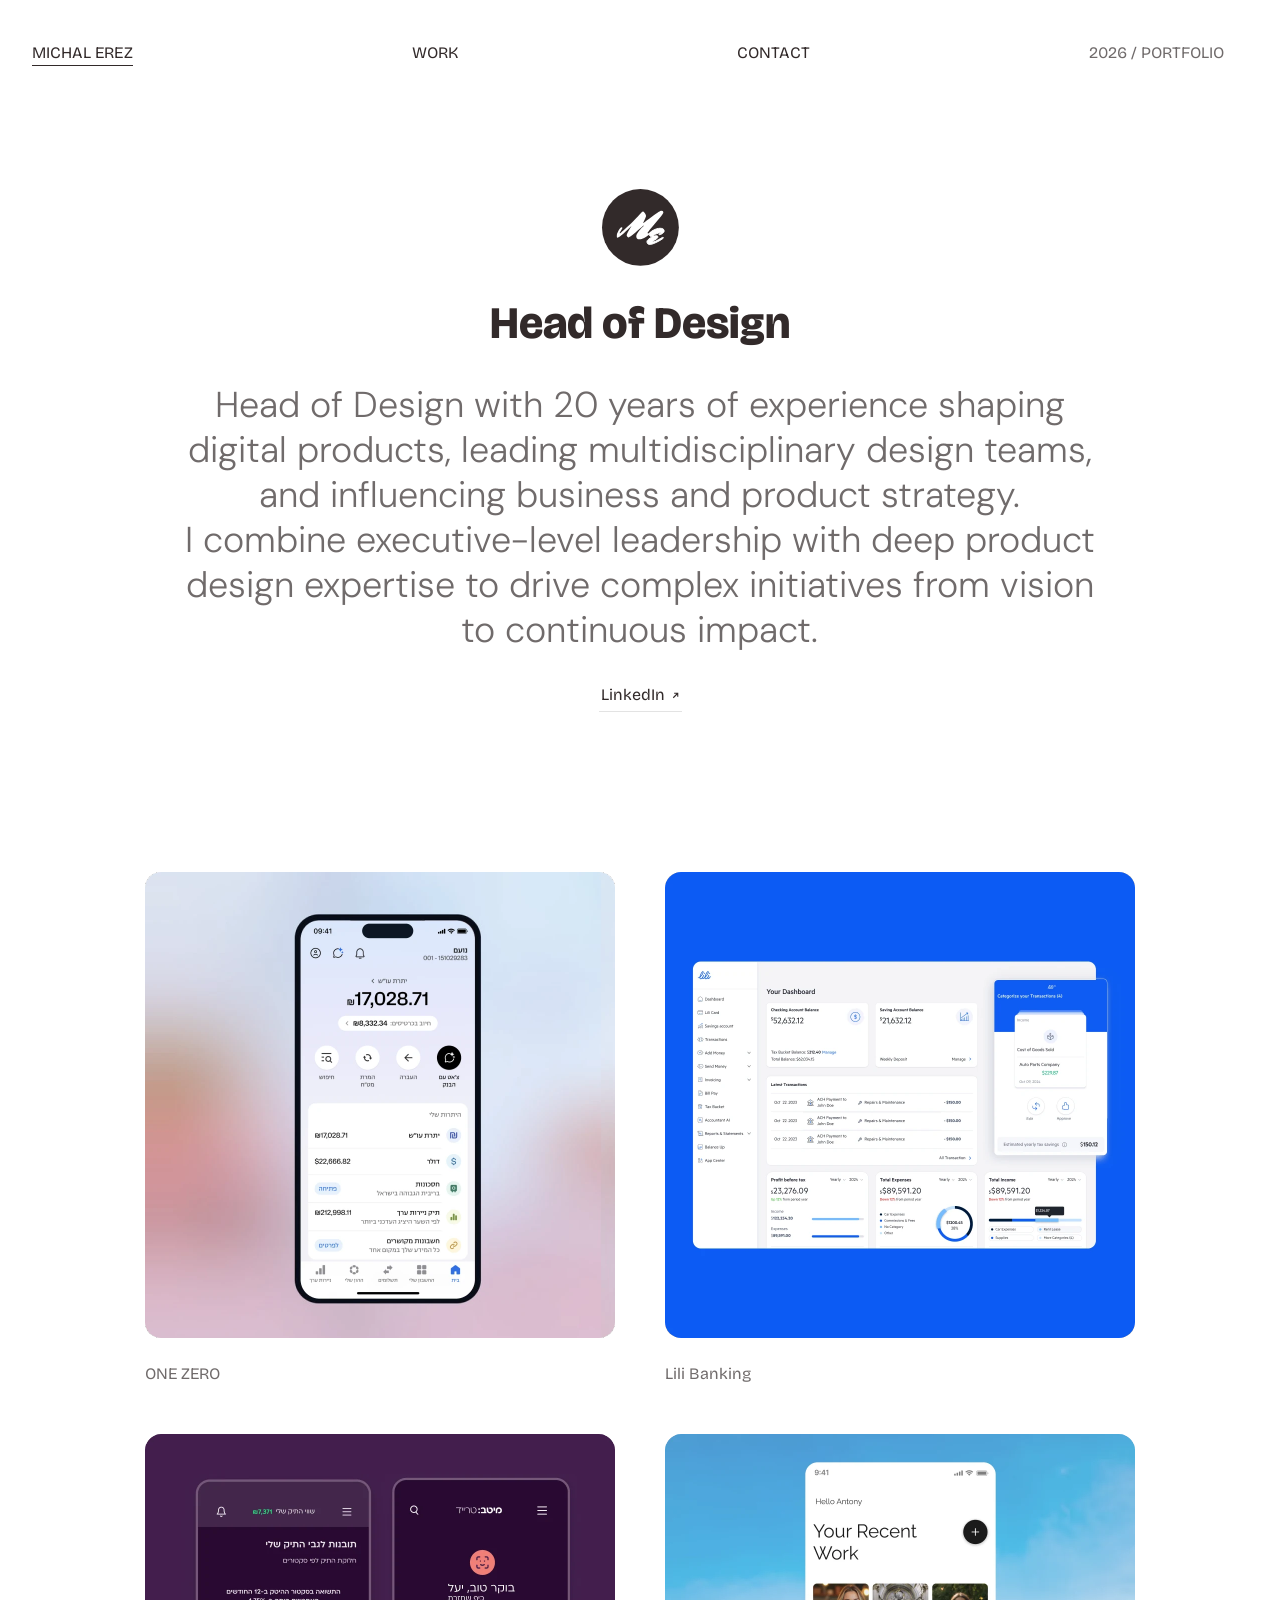
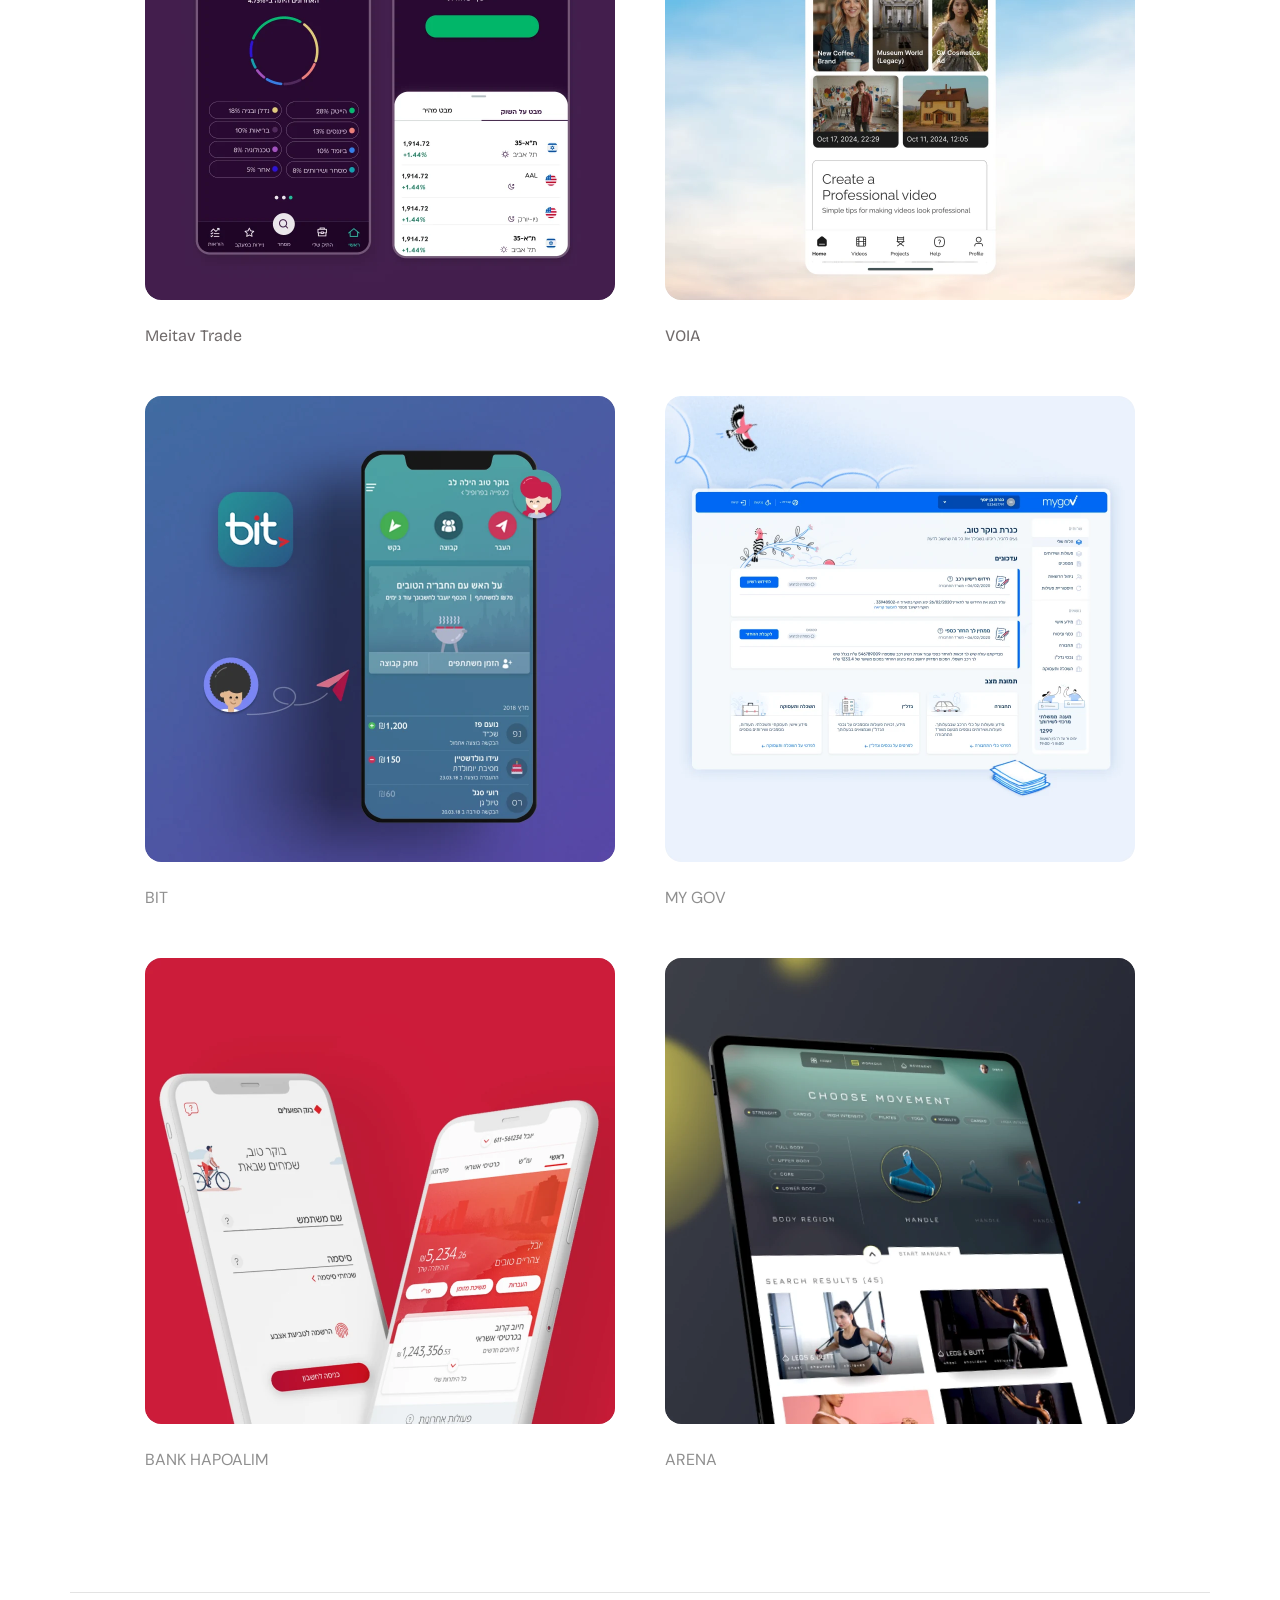
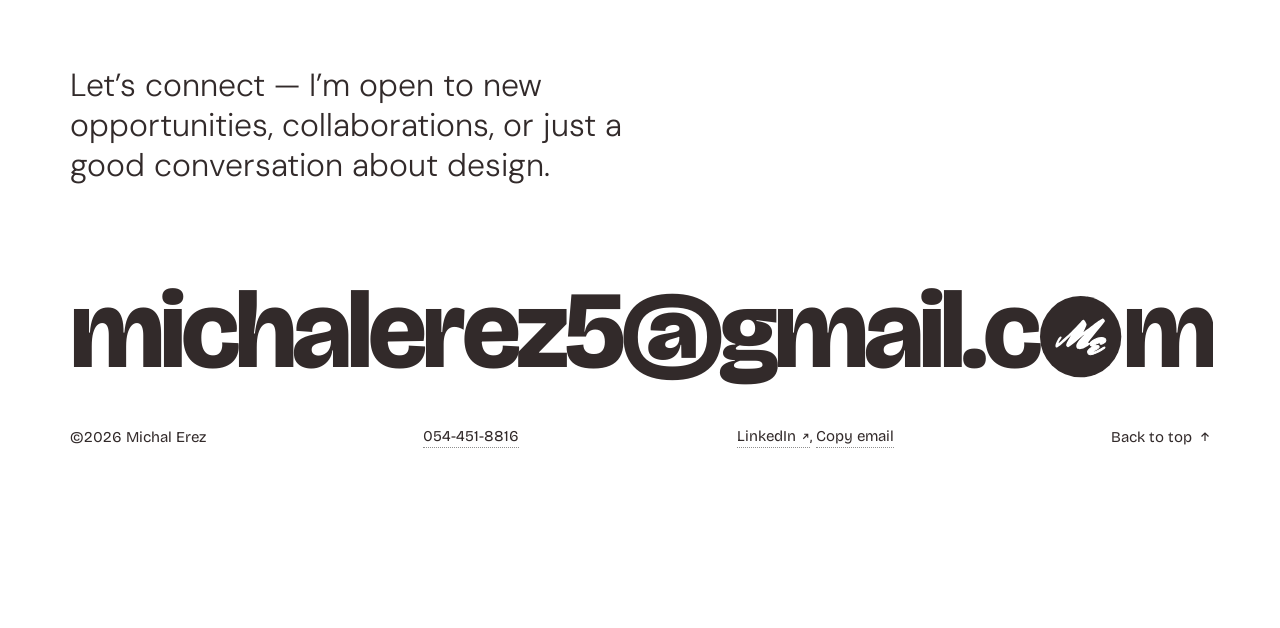
<file: index.html>
<!doctype html>
<html lang="en">
<head>
<meta charset="utf-8">
<meta name="viewport" content="width=device-width, initial-scale=1">
<title>Michal Erez — Portfolio</title>
<meta name="description" content="Michal Erez, Head of Design. Selected work 2026.">
<meta name="theme-color" content="#ffffff">
<script>document.documentElement.classList.add('js','is-intro');setTimeout(function(){var r=document.documentElement;if(!r.classList.contains('is-loaded')){r.classList.add('is-loaded');r.classList.remove('is-intro');var n=document.querySelectorAll('[data-reveal]');for(var i=0;i<n.length;i++)n[i].classList.add('is-in');}},2500)</script>
<link rel="preconnect" href="https://fonts.googleapis.com"><link rel="preconnect" href="https://fonts.gstatic.com" crossorigin><link href="https://fonts.googleapis.com/css2?family=Bricolage+Grotesque:opsz,wdth,wght@12..96,75..100,400;12..96,75..100,800&family=DM+Sans:opsz,wght@9..40,300;9..40,400&family=Space+Mono&display=swap" rel="stylesheet">
<link rel="icon" href="assets/favicon.svg" type="image/svg+xml">
<link rel="stylesheet" href="styles.css?v=5d1e3ff8">
</head>
<body id="top">
<a class="skip" href="#work">Skip to work</a>
<header class="nav"><a class="nav__item nav__brand ulink" href="index.html" aria-current="page">MICHAL EREZ</a><nav class="nav__links" aria-label="Main"><a class="nav__item nav__link ulink" href="#work" data-spy="work">WORK</a><a class="nav__item nav__link ulink" href="#contact" data-spy="contact">CONTACT</a></nav><span class="nav__item nav__right"><span class="yr">2026 / </span>PORTFOLIO</span></header>
<main class="home">
  <section class="hero" aria-labelledby="hero-title">
    <div class="hero__mark"><a class="mark-link" href="index.html" aria-label="Michal Erez"><svg class="mark" viewBox="0 0 76.859 76.859" aria-hidden="true"><circle class="mark-bg" cx="38.4295" cy="38.4295" r="38.4295"/><g class="mark-sig" transform="translate(14.588 21.382)"><path d="M38.0178 25.5597L39.9986 25.3575C40.9148 25.3575 41.373 25.8157 41.373 26.732C41.373 27.2171 40.9283 27.7561 40.039 28.3489C39.1496 28.9418 38.2468 29.4943 37.3305 30.0063C36.4412 30.4914 35.9965 30.8687 35.9965 31.1382C35.9965 31.3269 36.2121 31.4482 36.6433 31.502C37.5866 31.502 39.3787 30.7475 42.0198 29.2383C44.6609 27.7291 46.0757 26.9745 46.2644 26.9745C46.6416 26.9745 46.8303 27.1632 46.8303 27.5405C46.8033 27.8099 45.941 28.4837 44.2431 29.5617C42.5723 30.6127 40.6049 31.6368 38.3412 32.6339C36.1043 33.6041 34.393 34.0892 33.2073 34.0892C31.3477 34.0892 30.418 33.1056 30.418 31.1382C30.418 30.5723 30.7953 29.9524 31.5499 29.2787C32.3314 28.605 33.0995 28.0255 33.854 27.5405C34.6356 27.0554 35.0264 26.7589 35.0264 26.6511C35.0264 26.5164 34.8377 26.3681 34.4604 26.2064C33.3285 25.7214 32.7626 25.0746 32.7626 24.2661C32.7626 22.7569 34.0157 21.3286 36.5221 19.9811C39.0553 18.6066 41.3999 17.9194 43.5559 17.9194C44.7417 17.9194 45.7254 18.1485 46.5069 18.6066C47.2884 19.0378 47.6792 19.7116 47.6792 20.6279C47.6792 21.5172 47.0459 22.3526 45.7793 23.1342C44.5396 23.9157 43.6502 24.3065 43.1112 24.3065C42.8956 24.3065 42.6935 24.2526 42.5049 24.1448C42.3432 24.037 42.2623 23.9157 42.2623 23.781C42.2623 23.6462 42.6262 23.4306 43.3538 23.1342C44.1084 22.8108 44.4857 22.5143 44.4857 22.2448C44.4857 22.1101 44.2836 22.0427 43.8793 22.0427C43.502 22.0427 42.2354 22.4739 40.0794 23.3363C37.9234 24.1717 36.8455 24.7646 36.8455 25.115C36.8455 25.4114 37.2362 25.5597 38.0178 25.5597Z" fill="currentColor" stroke="currentColor"/><path d="M5.85495 17.7412C5.85495 17.9528 5.38467 18.7523 4.44412 20.1396C3.52708 21.5269 3.06856 22.3264 3.06856 22.538C3.06856 22.7496 3.1391 22.8554 3.28018 22.8554C3.42126 22.8554 3.821 22.5733 4.47939 22.0089C5.13777 21.4446 6.26644 20.4453 7.86538 19.0109C9.48783 17.5766 11.0162 16.2363 12.4506 14.9901C13.8849 13.7438 15.766 11.8862 18.0939 9.41729C20.4453 6.94834 22.3264 4.94966 23.7372 3.42126C25.148 1.89286 25.9593 1.12866 26.1709 1.12866C26.8763 1.12866 27.5935 1.74002 28.3224 2.96274C29.0749 4.18546 29.4511 5.04372 29.4511 5.53751C29.4511 6.0313 28.9808 7.30105 28.0403 9.34675L26.6294 12.4506C26.6294 12.5446 26.6529 12.5917 26.7 12.5917C26.7705 12.5917 29.6274 10.4989 35.2708 6.31347C40.9376 2.10449 44.0884 0 44.7233 0C45.1936 0 45.6521 0.246896 46.0989 0.740687C46.5456 1.23448 46.769 1.74002 46.769 2.25733C46.769 2.75112 45.4522 4.59695 42.8187 7.79484C40.1851 10.9927 37.5398 14.1671 34.8828 17.3179C32.2492 20.4688 30.9324 22.2676 30.9324 22.7144C30.9324 22.7849 30.9912 22.8202 31.1088 22.8202C31.2264 22.8202 31.7327 23.4132 32.5188 22.7144C32.9421 22.3381 33.6818 21.3524 33.9639 21.3524C34.4577 21.3524 34.7046 21.5875 34.7046 22.0578C34.7046 22.5045 33.1427 23.6079 31.9906 24.619C30.8384 25.6301 29.3688 26.5942 27.5817 27.5112C25.8182 28.4282 24.3015 28.8867 23.0318 28.8867C21.7621 28.8867 20.8803 28.6046 20.3865 28.0402C19.9162 27.4994 19.6811 26.8175 19.6811 25.9945C19.6811 24.6778 20.5628 22.8672 22.3264 20.5628C24.1134 18.2585 25.7006 16.5773 27.0879 15.5191C27.2055 15.4016 27.2643 15.3193 27.2643 15.2722C27.2643 15.2017 27.229 15.1664 27.1585 15.1664C26.9233 15.1664 25.6771 16.1658 23.4198 18.1644C16.6948 24.1134 12.8738 27.0879 11.9568 27.0879C11.6276 27.0879 11.2396 26.8293 10.7929 26.312C10.3461 25.7947 10.1227 25.3949 10.1227 25.1128C10.1227 23.9136 11.2631 21.5034 13.544 17.8823C14.2964 16.7066 14.6726 16.0952 14.6726 16.0482L14.5668 15.9776C14.5198 15.9776 14.461 16.0129 14.3905 16.0835L10.9692 19.4342C5.63156 24.6543 2.30436 27.2643 0.987581 27.2643C0.329194 27.2643 0 26.7117 0 25.6066C0 24.4779 0.623117 22.7379 1.86935 20.3865C3.09207 18.0116 4.11492 16.8242 4.93791 16.8242C5.54926 16.8242 5.85495 17.1298 5.85495 17.7412Z" fill="currentColor"/></g></svg></a></div>
    <div class="hero__text">
      <h1 class="hero__title" id="hero-title" data-words>Head of Design</h1>
      <p class="hero__intro" data-words>Head of Design with 20 years of experience shaping digital products, leading multidisciplinary design teams, and influencing business and product strategy.<br>I combine executive-level leadership with deep product design expertise to drive complex initiatives from vision to continuous&nbsp;impact.</p>
      <a class="hero__link" href="https://www.linkedin.com/in/michal-erez-1baa3319/" target="_blank" rel="noopener">LinkedIn<svg class="ext" viewBox="0 0 10 10" fill="none" stroke="currentColor" stroke-width="1.2" aria-hidden="true"><path d="M2.5 7.5l5-5M3.5 2.5h4v4"/></svg></a>
    </div>
  </section>
  <section class="work" id="work" aria-label="Selected work">
    <div class="grid">
      <a class="tile" href="onezero.html" data-name="One Zero" data-reveal style="--d:0.00s"><span class="tile__media"><img src="assets/tiles/onezero.webp" alt="One Zero — project preview" width="940" height="932" loading="eager" decoding="async"><span class="tile__pill">View case <span aria-hidden="true">→</span></span></span><span class="tile__label tile__label--display">ONE ZERO<svg class="tile__arrow" viewBox="0 0 18 18" fill="none" stroke="currentColor" stroke-width="1.4" aria-hidden="true"><path d="M4 14L14 4M6 4h8v8"/></svg></span></a><a class="tile" href="lili.html" data-name="Lili Banking" data-reveal style="--d:0.08s"><span class="tile__media"><img src="assets/tiles/lili.webp" alt="Lili Banking — project preview" width="940" height="932" loading="eager" decoding="async"><span class="tile__pill">View case <span aria-hidden="true">→</span></span></span><span class="tile__label tile__label--display">Lili Banking<svg class="tile__arrow" viewBox="0 0 18 18" fill="none" stroke="currentColor" stroke-width="1.4" aria-hidden="true"><path d="M4 14L14 4M6 4h8v8"/></svg></span></a><a class="tile" href="meitav.html" data-name="Meitav Trade" data-reveal style="--d:0.00s"><span class="tile__media"><img src="assets/tiles/meitav.webp" alt="Meitav Trade — project preview" width="940" height="932" loading="lazy" decoding="async"><span class="tile__pill">View case <span aria-hidden="true">→</span></span></span><span class="tile__label tile__label--display">Meitav Trade<svg class="tile__arrow" viewBox="0 0 18 18" fill="none" stroke="currentColor" stroke-width="1.4" aria-hidden="true"><path d="M4 14L14 4M6 4h8v8"/></svg></span></a><a class="tile" href="voia.html" data-name="VOIA" data-reveal style="--d:0.08s"><span class="tile__media"><img src="assets/tiles/voia.webp" alt="VOIA — project preview" width="940" height="932" loading="lazy" decoding="async"><span class="tile__pill">View case <span aria-hidden="true">→</span></span></span><span class="tile__label tile__label--display">VOIA<svg class="tile__arrow" viewBox="0 0 18 18" fill="none" stroke="currentColor" stroke-width="1.4" aria-hidden="true"><path d="M4 14L14 4M6 4h8v8"/></svg></span></a><a class="tile is-soon" href="#" data-name="Bit" data-reveal style="--d:0.00s"><span class="tile__media"><img src="assets/tiles/bit.webp" alt="Bit — project preview" width="940" height="932" loading="lazy" decoding="async"><span class="tile__pill"><span class="dot"></span>Coming soon</span></span><span class="tile__label tile__label--body">BIT<span class="tile__soon">Soon</span></span></a><a class="tile is-soon" href="#" data-name="My Gov" data-reveal style="--d:0.08s"><span class="tile__media"><img src="assets/tiles/mygov.webp" alt="My Gov — project preview" width="940" height="932" loading="lazy" decoding="async"><span class="tile__pill"><span class="dot"></span>Coming soon</span></span><span class="tile__label tile__label--body">MY GOV<span class="tile__soon">Soon</span></span></a><a class="tile is-soon" href="#" data-name="Bank Hapoalim" data-reveal style="--d:0.00s"><span class="tile__media"><img src="assets/tiles/hapoalim.webp" alt="Bank Hapoalim — project preview" width="940" height="932" loading="lazy" decoding="async"><span class="tile__pill"><span class="dot"></span>Coming soon</span></span><span class="tile__label tile__label--body">BANK HAPOALIM<span class="tile__soon">Soon</span></span></a><a class="tile is-soon" href="#" data-name="Arena" data-reveal style="--d:0.08s"><span class="tile__media"><img src="assets/tiles/arena.webp" alt="Arena — project preview" width="940" height="932" loading="lazy" decoding="async"><span class="tile__pill"><span class="dot"></span>Coming soon</span></span><span class="tile__label tile__label--body">ARENA<span class="tile__soon">Soon</span></span></a>
    </div>
  </section>
  <footer class="contact" id="contact" data-reveal>
  <p class="contact__lead">Let’s connect — I’m open to new opportunities, collaborations, or just a good conversation about design.</p>
  <a class="contact__mail" href="mailto:michalerez5@gmail.com" aria-label="Email Michal: michalerez5@gmail.com" data-fit>
    <span class="contact__line" aria-hidden="true"><span class="ch" style="--i:0">m</span><span class="ch" style="--i:1">i</span><span class="ch" style="--i:2">c</span><span class="ch" style="--i:3">h</span><span class="ch" style="--i:4">a</span><span class="ch" style="--i:5">l</span><span class="ch" style="--i:6">e</span><span class="ch" style="--i:7">r</span><span class="ch" style="--i:8">e</span><span class="ch" style="--i:9">z</span><span class="ch" style="--i:10">5</span><span class="ch" style="--i:11">@</span><span class="ch" style="--i:12">g</span><span class="ch" style="--i:13">m</span><span class="ch" style="--i:14">a</span><span class="ch" style="--i:15">i</span><span class="ch" style="--i:16">l</span><span class="ch" style="--i:17">.</span><span class="ch" style="--i:18">c</span><span class="ch ch--mark" style="--i:19"><svg class="mark" viewBox="0 0 76.859 76.859" aria-hidden="true"><circle class="mark-bg" cx="38.4295" cy="38.4295" r="38.4295"/><g class="mark-sig" transform="translate(14.588 21.382)"><path d="M38.0178 25.5597L39.9986 25.3575C40.9148 25.3575 41.373 25.8157 41.373 26.732C41.373 27.2171 40.9283 27.7561 40.039 28.3489C39.1496 28.9418 38.2468 29.4943 37.3305 30.0063C36.4412 30.4914 35.9965 30.8687 35.9965 31.1382C35.9965 31.3269 36.2121 31.4482 36.6433 31.502C37.5866 31.502 39.3787 30.7475 42.0198 29.2383C44.6609 27.7291 46.0757 26.9745 46.2644 26.9745C46.6416 26.9745 46.8303 27.1632 46.8303 27.5405C46.8033 27.8099 45.941 28.4837 44.2431 29.5617C42.5723 30.6127 40.6049 31.6368 38.3412 32.6339C36.1043 33.6041 34.393 34.0892 33.2073 34.0892C31.3477 34.0892 30.418 33.1056 30.418 31.1382C30.418 30.5723 30.7953 29.9524 31.5499 29.2787C32.3314 28.605 33.0995 28.0255 33.854 27.5405C34.6356 27.0554 35.0264 26.7589 35.0264 26.6511C35.0264 26.5164 34.8377 26.3681 34.4604 26.2064C33.3285 25.7214 32.7626 25.0746 32.7626 24.2661C32.7626 22.7569 34.0157 21.3286 36.5221 19.9811C39.0553 18.6066 41.3999 17.9194 43.5559 17.9194C44.7417 17.9194 45.7254 18.1485 46.5069 18.6066C47.2884 19.0378 47.6792 19.7116 47.6792 20.6279C47.6792 21.5172 47.0459 22.3526 45.7793 23.1342C44.5396 23.9157 43.6502 24.3065 43.1112 24.3065C42.8956 24.3065 42.6935 24.2526 42.5049 24.1448C42.3432 24.037 42.2623 23.9157 42.2623 23.781C42.2623 23.6462 42.6262 23.4306 43.3538 23.1342C44.1084 22.8108 44.4857 22.5143 44.4857 22.2448C44.4857 22.1101 44.2836 22.0427 43.8793 22.0427C43.502 22.0427 42.2354 22.4739 40.0794 23.3363C37.9234 24.1717 36.8455 24.7646 36.8455 25.115C36.8455 25.4114 37.2362 25.5597 38.0178 25.5597Z" fill="currentColor" stroke="currentColor"/><path d="M5.85495 17.7412C5.85495 17.9528 5.38467 18.7523 4.44412 20.1396C3.52708 21.5269 3.06856 22.3264 3.06856 22.538C3.06856 22.7496 3.1391 22.8554 3.28018 22.8554C3.42126 22.8554 3.821 22.5733 4.47939 22.0089C5.13777 21.4446 6.26644 20.4453 7.86538 19.0109C9.48783 17.5766 11.0162 16.2363 12.4506 14.9901C13.8849 13.7438 15.766 11.8862 18.0939 9.41729C20.4453 6.94834 22.3264 4.94966 23.7372 3.42126C25.148 1.89286 25.9593 1.12866 26.1709 1.12866C26.8763 1.12866 27.5935 1.74002 28.3224 2.96274C29.0749 4.18546 29.4511 5.04372 29.4511 5.53751C29.4511 6.0313 28.9808 7.30105 28.0403 9.34675L26.6294 12.4506C26.6294 12.5446 26.6529 12.5917 26.7 12.5917C26.7705 12.5917 29.6274 10.4989 35.2708 6.31347C40.9376 2.10449 44.0884 0 44.7233 0C45.1936 0 45.6521 0.246896 46.0989 0.740687C46.5456 1.23448 46.769 1.74002 46.769 2.25733C46.769 2.75112 45.4522 4.59695 42.8187 7.79484C40.1851 10.9927 37.5398 14.1671 34.8828 17.3179C32.2492 20.4688 30.9324 22.2676 30.9324 22.7144C30.9324 22.7849 30.9912 22.8202 31.1088 22.8202C31.2264 22.8202 31.7327 23.4132 32.5188 22.7144C32.9421 22.3381 33.6818 21.3524 33.9639 21.3524C34.4577 21.3524 34.7046 21.5875 34.7046 22.0578C34.7046 22.5045 33.1427 23.6079 31.9906 24.619C30.8384 25.6301 29.3688 26.5942 27.5817 27.5112C25.8182 28.4282 24.3015 28.8867 23.0318 28.8867C21.7621 28.8867 20.8803 28.6046 20.3865 28.0402C19.9162 27.4994 19.6811 26.8175 19.6811 25.9945C19.6811 24.6778 20.5628 22.8672 22.3264 20.5628C24.1134 18.2585 25.7006 16.5773 27.0879 15.5191C27.2055 15.4016 27.2643 15.3193 27.2643 15.2722C27.2643 15.2017 27.229 15.1664 27.1585 15.1664C26.9233 15.1664 25.6771 16.1658 23.4198 18.1644C16.6948 24.1134 12.8738 27.0879 11.9568 27.0879C11.6276 27.0879 11.2396 26.8293 10.7929 26.312C10.3461 25.7947 10.1227 25.3949 10.1227 25.1128C10.1227 23.9136 11.2631 21.5034 13.544 17.8823C14.2964 16.7066 14.6726 16.0952 14.6726 16.0482L14.5668 15.9776C14.5198 15.9776 14.461 16.0129 14.3905 16.0835L10.9692 19.4342C5.63156 24.6543 2.30436 27.2643 0.987581 27.2643C0.329194 27.2643 0 26.7117 0 25.6066C0 24.4779 0.623117 22.7379 1.86935 20.3865C3.09207 18.0116 4.11492 16.8242 4.93791 16.8242C5.54926 16.8242 5.85495 17.1298 5.85495 17.7412Z" fill="currentColor"/></g></svg></span><span class="ch" style="--i:20">m</span></span>
  </a>
  <div class="contact__meta">
    <span class="contact__cell">©2026 Michal Erez</span>
    <a class="contact__cell contact__link" href="tel:+972544518816">054-451-8816</a>
    <span class="contact__cell"><a class="contact__link" href="https://www.linkedin.com/in/michal-erez-1baa3319/" target="_blank" rel="noopener">LinkedIn<svg class="ext" viewBox="0 0 10 10" fill="none" stroke="currentColor" stroke-width="1.2" aria-hidden="true"><path d="M2.5 7.5l5-5M3.5 2.5h4v4"/></svg></a>, <button class="contact__link contact__copy" type="button" data-copy="michalerez5@gmail.com">Copy email</button></span>
    <a class="contact__cell contact__top" href="#top" data-top>Back to top <svg width="10" height="10" viewBox="0 0 10 10" fill="none" stroke="currentColor" stroke-width="1.2" aria-hidden="true"><path d="M5 9V1M1.5 4.5L5 1l3.5 3.5"/></svg></a>
  </div>
</footer>
</main>
<script src="main.js?v=5d1e3ff8"></script>
</body>
</html>
</file>
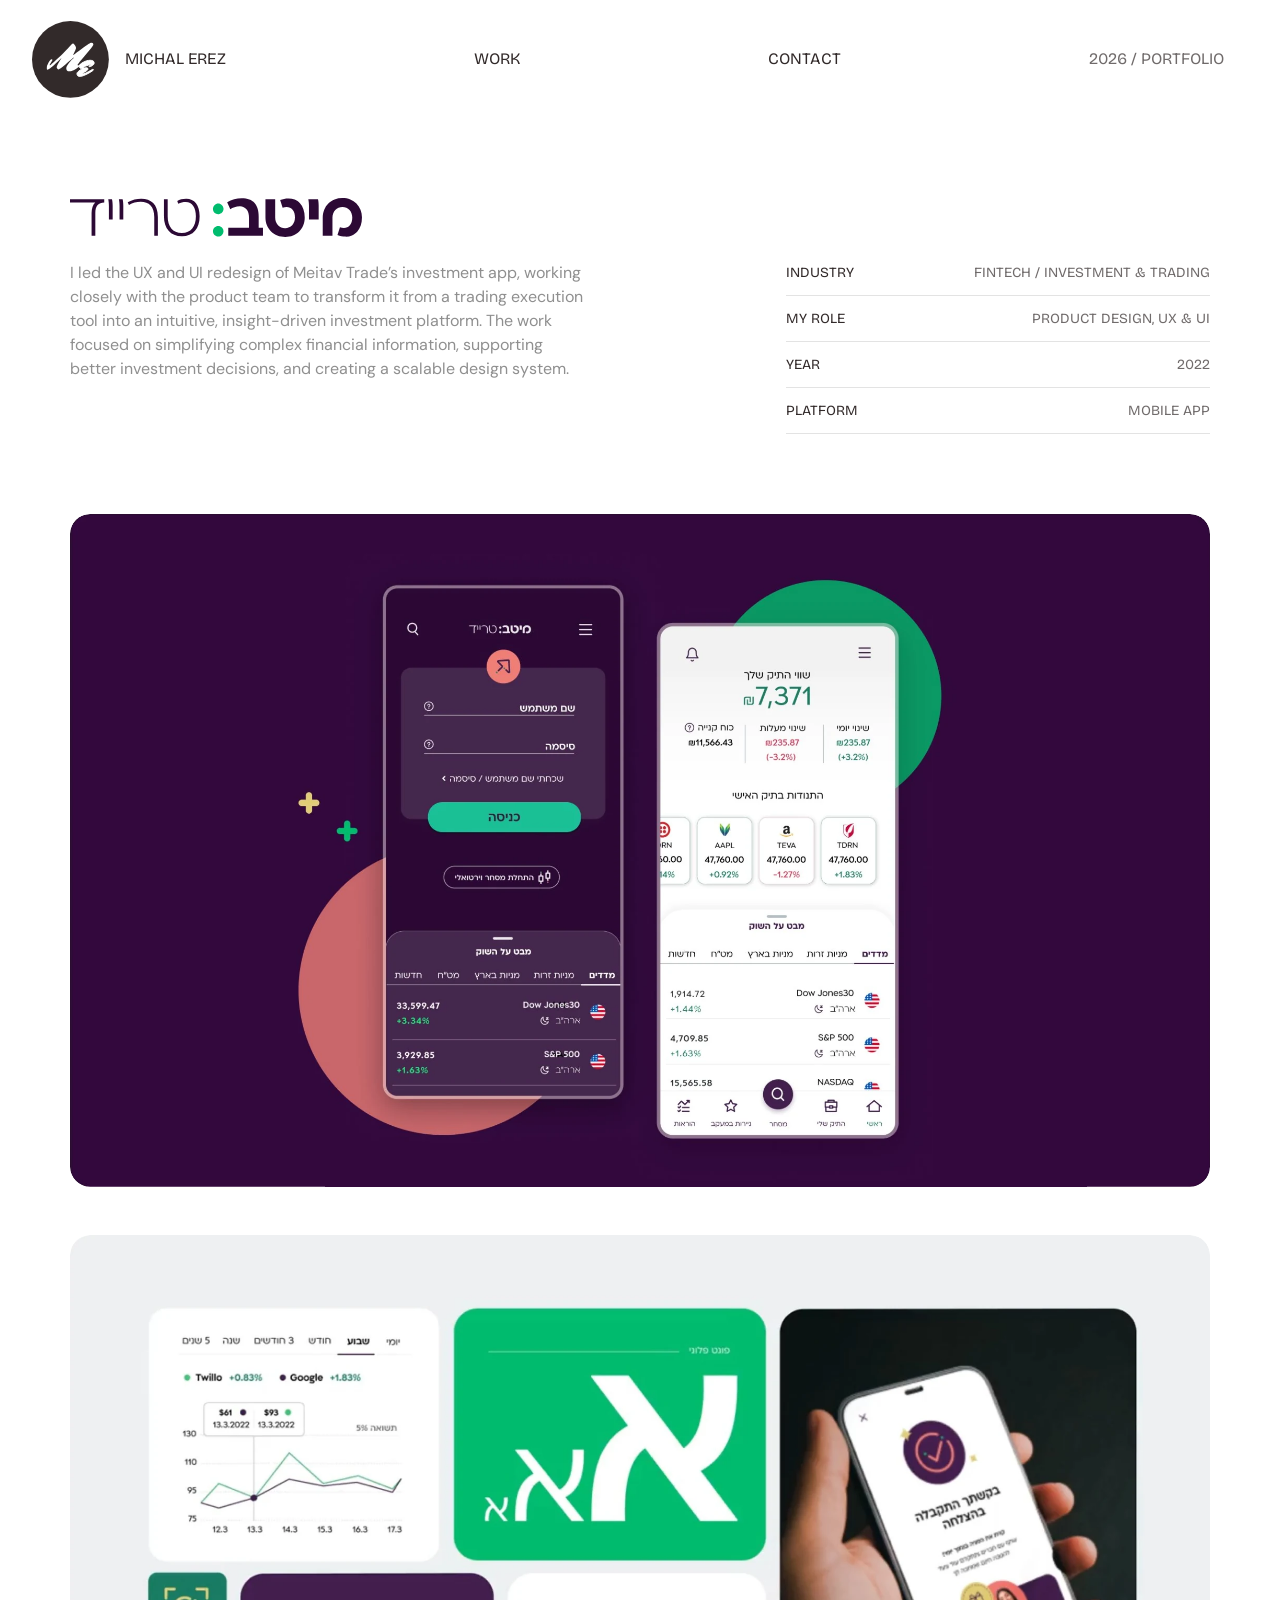
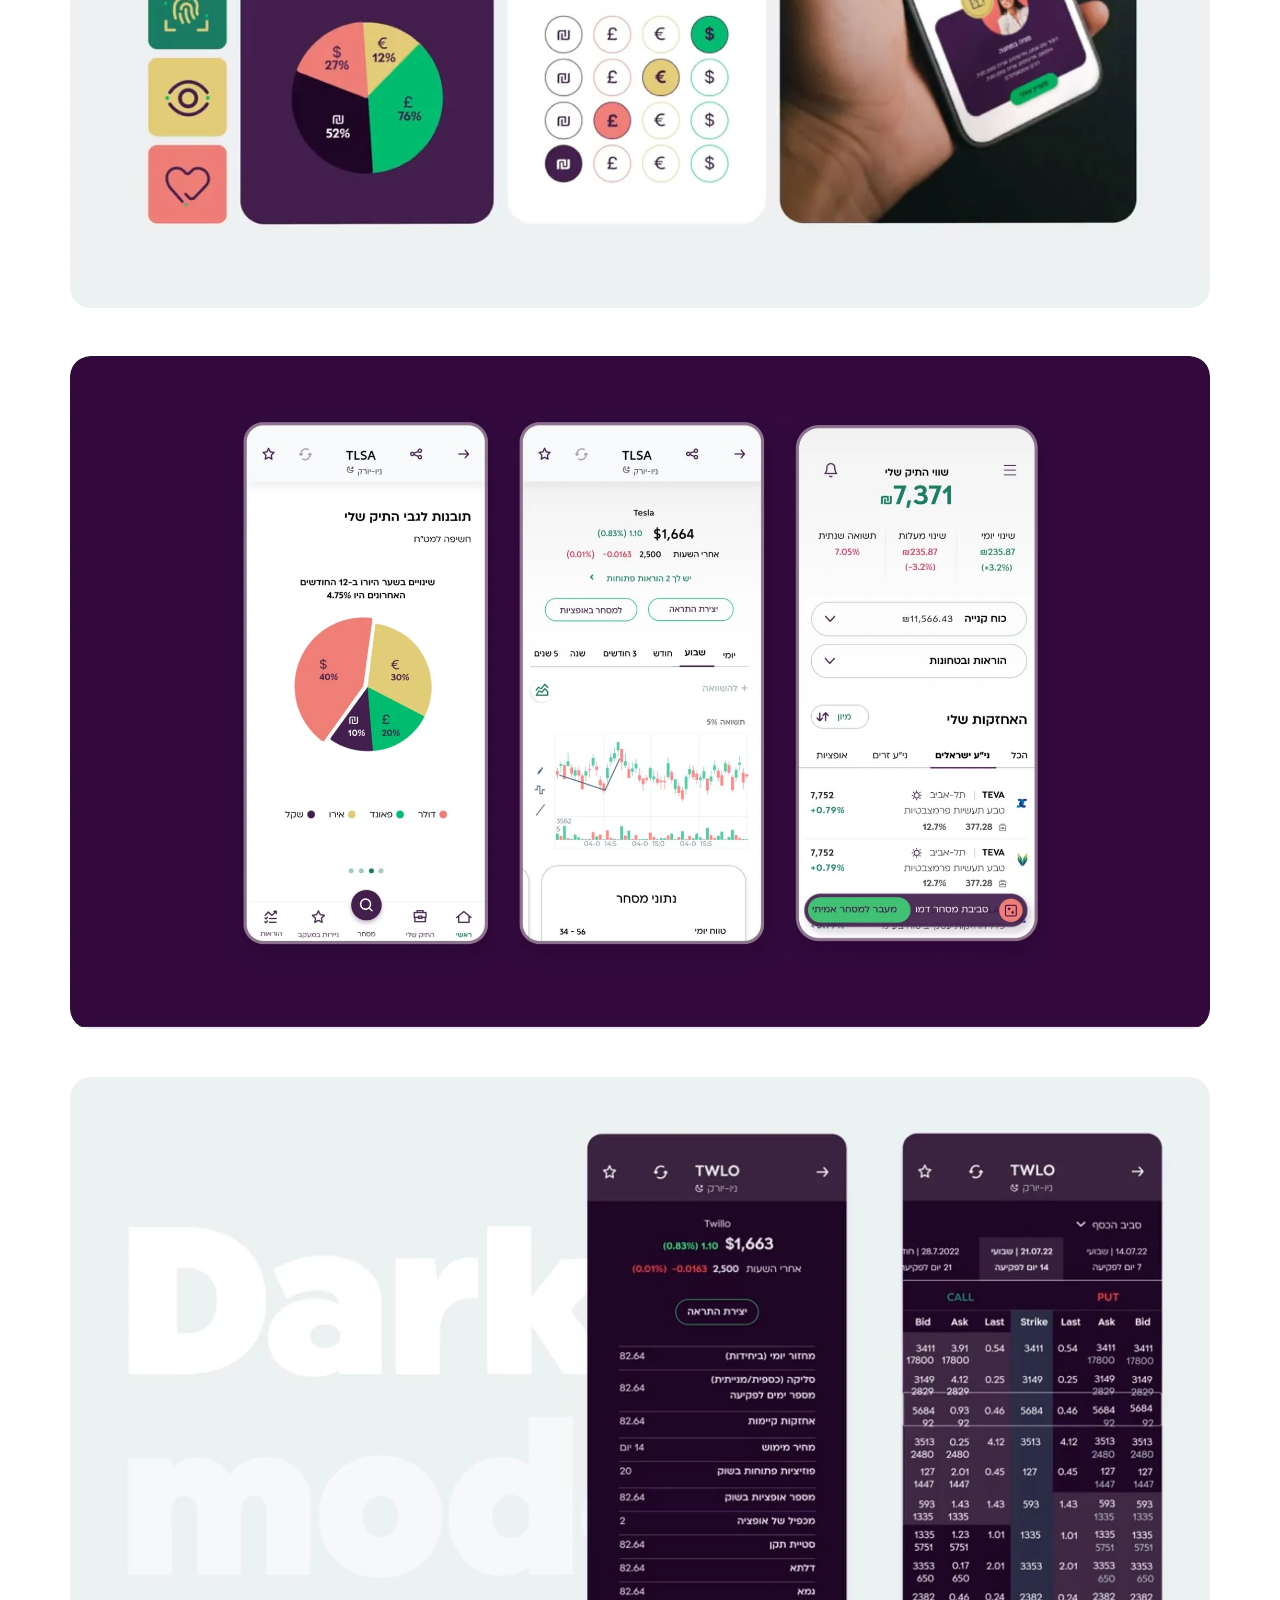
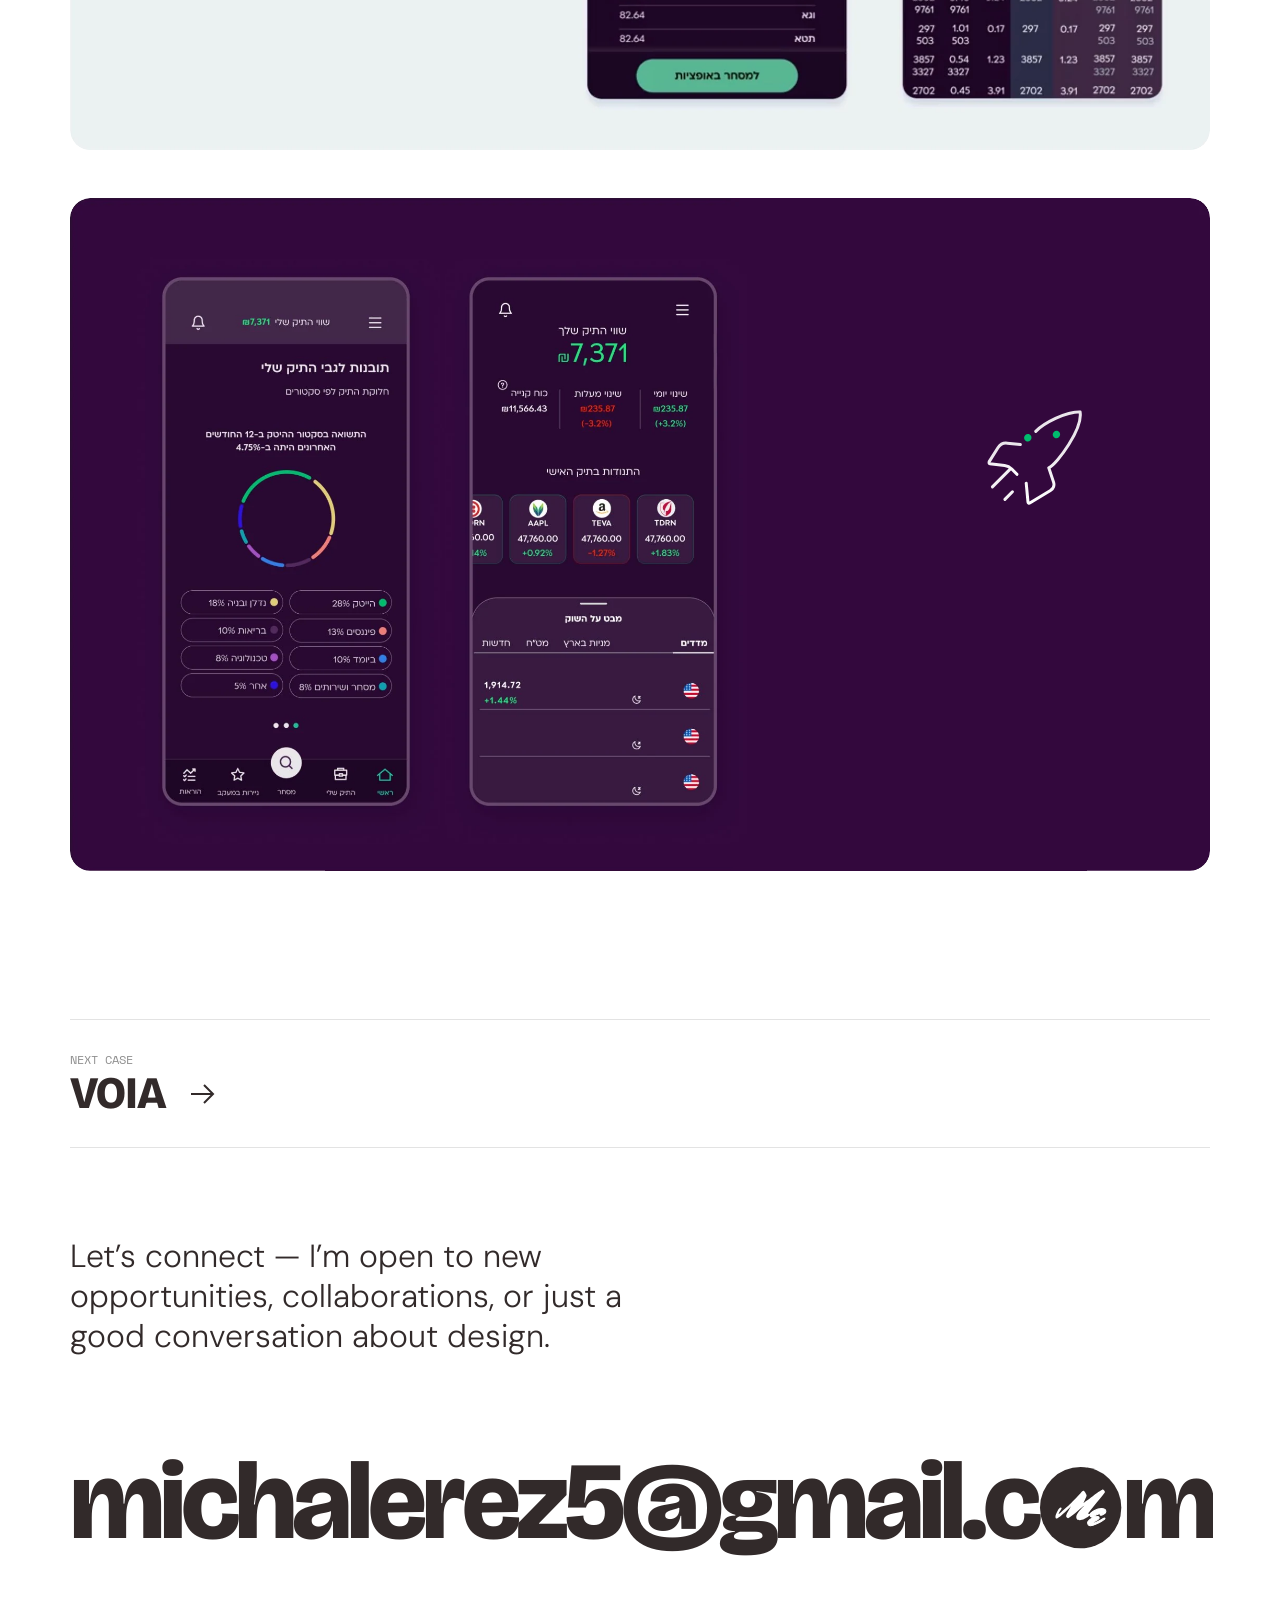
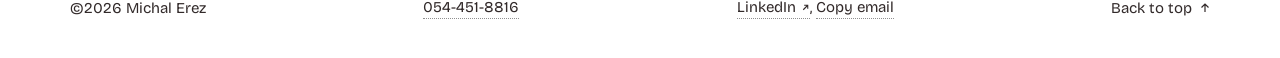
<file: meitav.html>
<!doctype html>
<html lang="en">
<head>
<meta charset="utf-8">
<meta name="viewport" content="width=device-width, initial-scale=1">
<title>Meitav Trade — Michal Erez</title>
<meta name="description" content="Redesign of Meitav Trade’s investment app — UX & UI case study.">
<meta name="theme-color" content="#ffffff">
<script>document.documentElement.classList.add('js','is-intro');setTimeout(function(){var r=document.documentElement;if(!r.classList.contains('is-loaded')){r.classList.add('is-loaded');r.classList.remove('is-intro');var n=document.querySelectorAll('[data-reveal]');for(var i=0;i<n.length;i++)n[i].classList.add('is-in');}},2500)</script>
<link rel="preconnect" href="https://fonts.googleapis.com"><link rel="preconnect" href="https://fonts.gstatic.com" crossorigin><link href="https://fonts.googleapis.com/css2?family=Bricolage+Grotesque:opsz,wdth,wght@12..96,75..100,400;12..96,75..100,800&family=DM+Sans:opsz,wght@9..40,300;9..40,400&family=Space+Mono&display=swap" rel="stylesheet">
<link rel="icon" href="assets/favicon.svg" type="image/svg+xml">
<link rel="stylesheet" href="styles.css?v=5d1e3ff8">
</head>
<body id="top">
<div class="progress" aria-hidden="true"></div>
<a class="skip" href="#content">Skip to content</a>
<header class="nav nav--case"><a class="nav__item nav__brand" href="index.html" aria-label="Michal Erez — home"><svg class="mark" viewBox="0 0 76.859 76.859" aria-hidden="true"><circle class="mark-bg" cx="38.4295" cy="38.4295" r="38.4295"/><g class="mark-sig" transform="translate(14.588 21.382)"><path d="M38.0178 25.5597L39.9986 25.3575C40.9148 25.3575 41.373 25.8157 41.373 26.732C41.373 27.2171 40.9283 27.7561 40.039 28.3489C39.1496 28.9418 38.2468 29.4943 37.3305 30.0063C36.4412 30.4914 35.9965 30.8687 35.9965 31.1382C35.9965 31.3269 36.2121 31.4482 36.6433 31.502C37.5866 31.502 39.3787 30.7475 42.0198 29.2383C44.6609 27.7291 46.0757 26.9745 46.2644 26.9745C46.6416 26.9745 46.8303 27.1632 46.8303 27.5405C46.8033 27.8099 45.941 28.4837 44.2431 29.5617C42.5723 30.6127 40.6049 31.6368 38.3412 32.6339C36.1043 33.6041 34.393 34.0892 33.2073 34.0892C31.3477 34.0892 30.418 33.1056 30.418 31.1382C30.418 30.5723 30.7953 29.9524 31.5499 29.2787C32.3314 28.605 33.0995 28.0255 33.854 27.5405C34.6356 27.0554 35.0264 26.7589 35.0264 26.6511C35.0264 26.5164 34.8377 26.3681 34.4604 26.2064C33.3285 25.7214 32.7626 25.0746 32.7626 24.2661C32.7626 22.7569 34.0157 21.3286 36.5221 19.9811C39.0553 18.6066 41.3999 17.9194 43.5559 17.9194C44.7417 17.9194 45.7254 18.1485 46.5069 18.6066C47.2884 19.0378 47.6792 19.7116 47.6792 20.6279C47.6792 21.5172 47.0459 22.3526 45.7793 23.1342C44.5396 23.9157 43.6502 24.3065 43.1112 24.3065C42.8956 24.3065 42.6935 24.2526 42.5049 24.1448C42.3432 24.037 42.2623 23.9157 42.2623 23.781C42.2623 23.6462 42.6262 23.4306 43.3538 23.1342C44.1084 22.8108 44.4857 22.5143 44.4857 22.2448C44.4857 22.1101 44.2836 22.0427 43.8793 22.0427C43.502 22.0427 42.2354 22.4739 40.0794 23.3363C37.9234 24.1717 36.8455 24.7646 36.8455 25.115C36.8455 25.4114 37.2362 25.5597 38.0178 25.5597Z" fill="currentColor" stroke="currentColor"/><path d="M5.85495 17.7412C5.85495 17.9528 5.38467 18.7523 4.44412 20.1396C3.52708 21.5269 3.06856 22.3264 3.06856 22.538C3.06856 22.7496 3.1391 22.8554 3.28018 22.8554C3.42126 22.8554 3.821 22.5733 4.47939 22.0089C5.13777 21.4446 6.26644 20.4453 7.86538 19.0109C9.48783 17.5766 11.0162 16.2363 12.4506 14.9901C13.8849 13.7438 15.766 11.8862 18.0939 9.41729C20.4453 6.94834 22.3264 4.94966 23.7372 3.42126C25.148 1.89286 25.9593 1.12866 26.1709 1.12866C26.8763 1.12866 27.5935 1.74002 28.3224 2.96274C29.0749 4.18546 29.4511 5.04372 29.4511 5.53751C29.4511 6.0313 28.9808 7.30105 28.0403 9.34675L26.6294 12.4506C26.6294 12.5446 26.6529 12.5917 26.7 12.5917C26.7705 12.5917 29.6274 10.4989 35.2708 6.31347C40.9376 2.10449 44.0884 0 44.7233 0C45.1936 0 45.6521 0.246896 46.0989 0.740687C46.5456 1.23448 46.769 1.74002 46.769 2.25733C46.769 2.75112 45.4522 4.59695 42.8187 7.79484C40.1851 10.9927 37.5398 14.1671 34.8828 17.3179C32.2492 20.4688 30.9324 22.2676 30.9324 22.7144C30.9324 22.7849 30.9912 22.8202 31.1088 22.8202C31.2264 22.8202 31.7327 23.4132 32.5188 22.7144C32.9421 22.3381 33.6818 21.3524 33.9639 21.3524C34.4577 21.3524 34.7046 21.5875 34.7046 22.0578C34.7046 22.5045 33.1427 23.6079 31.9906 24.619C30.8384 25.6301 29.3688 26.5942 27.5817 27.5112C25.8182 28.4282 24.3015 28.8867 23.0318 28.8867C21.7621 28.8867 20.8803 28.6046 20.3865 28.0402C19.9162 27.4994 19.6811 26.8175 19.6811 25.9945C19.6811 24.6778 20.5628 22.8672 22.3264 20.5628C24.1134 18.2585 25.7006 16.5773 27.0879 15.5191C27.2055 15.4016 27.2643 15.3193 27.2643 15.2722C27.2643 15.2017 27.229 15.1664 27.1585 15.1664C26.9233 15.1664 25.6771 16.1658 23.4198 18.1644C16.6948 24.1134 12.8738 27.0879 11.9568 27.0879C11.6276 27.0879 11.2396 26.8293 10.7929 26.312C10.3461 25.7947 10.1227 25.3949 10.1227 25.1128C10.1227 23.9136 11.2631 21.5034 13.544 17.8823C14.2964 16.7066 14.6726 16.0952 14.6726 16.0482L14.5668 15.9776C14.5198 15.9776 14.461 16.0129 14.3905 16.0835L10.9692 19.4342C5.63156 24.6543 2.30436 27.2643 0.987581 27.2643C0.329194 27.2643 0 26.7117 0 25.6066C0 24.4779 0.623117 22.7379 1.86935 20.3865C3.09207 18.0116 4.11492 16.8242 4.93791 16.8242C5.54926 16.8242 5.85495 17.1298 5.85495 17.7412Z" fill="currentColor"/></g></svg><span class="ulink">MICHAL EREZ</span></a><nav class="nav__links" aria-label="Main"><a class="nav__item nav__link ulink" href="index.html#work" data-spy="work">WORK</a><a class="nav__item nav__link ulink" href="#contact" data-spy="contact">CONTACT</a></nav><span class="nav__item nav__right"><span class="yr">2026 / </span>PORTFOLIO</span></header>
<main class="case case--airy" id="content">
  <section class="overview" style="--logo-h:39.00px">
    <div class="overview__title overview__title--narrow">
      <img class="overview__logo" src="assets/meitav/logo.svg" alt="Meitav Trade" width="292" height="39" style="width:292px">
      <p class="overview__intro">I led the UX and UI redesign of Meitav Trade’s investment app, working closely with the product team to transform it from a trading execution tool into an intuitive, insight-driven investment platform. The work focused on simplifying complex financial information, supporting better investment decisions, and creating a scalable design system.</p>
    </div>
    <dl class="details"><div class="details__row" style="--i:0"><dt>INDUSTRY</dt><dd>FINTECH / INVESTMENT &amp; TRADING</dd></div><div class="details__row" style="--i:1"><dt>MY ROLE</dt><dd>PRODUCT DESIGN, UX &amp; UI</dd></div><div class="details__row" style="--i:2"><dt>YEAR</dt><dd>2022</dd></div><div class="details__row" style="--i:3"><dt>PLATFORM</dt><dd>MOBILE APP</dd></div></dl>
  </section>
  <figure class="block" style="--r:20px;--d:0s" data-reveal><img src="assets/meitav/c1.webp" alt="Meitav Trade — redesigned app screens on a purple background" width="2181" height="1287" loading="lazy" decoding="async"></figure>
  <figure class="block block--video" style="--r:20px;--d:0s" data-reveal><img src="assets/meitav/c2.webp" alt="Meitav Trade — app walkthrough" width="2181" height="1288" loading="lazy" decoding="async"><video class="block__video" src="assets/video/meitav-grid.mp4" style="left:0.0000%;top:0.0000%;width:100.3509%;height:95.5423%" muted loop playsinline preload="metadata" aria-hidden="true"></video></figure>
  <figure class="block" style="--r:20px;--d:0s" data-reveal><img src="assets/meitav/c3.webp" alt="Meitav Trade — portfolio, charts and stock screens" width="2181" height="1288" loading="lazy" decoding="async"></figure>
  <figure class="block block--video" style="--r:20px;--d:0s" data-reveal><img src="assets/meitav/c4.webp" alt="Meitav Trade — light and dark mode" width="2181" height="1288" loading="lazy" decoding="async"><video class="block__video" src="assets/video/meitav-mode.mp4" style="left:-1.5789%;top:-2.5260%;width:103.2456%;height:105.7949%" muted loop playsinline preload="metadata" aria-hidden="true"></video></figure>
  <figure class="block block--confetti" data-confetti title="Click to replay" style="--r:20px;--d:0s" data-reveal><img src="assets/meitav/c5-base.webp" alt="Meitav Trade — portfolio insights screens" width="2181" height="1287" loading="lazy" decoding="async"></figure>
  <a class="next" href="voia.html"><span><span class="next__k">Next case</span><br><span class="next__name">VOIA <svg viewBox="0 0 34 34" fill="none" stroke="currentColor" stroke-width="2" aria-hidden="true"><path d="M6 17h22M19 8l9 9-9 9"/></svg></span></span><span class="next__thumb" aria-hidden="true"><img src="assets/tiles/voia.webp" alt="" loading="lazy"></span></a>
  <footer class="contact" id="contact" data-reveal>
  <p class="contact__lead">Let’s connect — I’m open to new opportunities, collaborations, or just a good conversation about design.</p>
  <a class="contact__mail" href="mailto:michalerez5@gmail.com" aria-label="Email Michal: michalerez5@gmail.com" data-fit>
    <span class="contact__line" aria-hidden="true"><span class="ch" style="--i:0">m</span><span class="ch" style="--i:1">i</span><span class="ch" style="--i:2">c</span><span class="ch" style="--i:3">h</span><span class="ch" style="--i:4">a</span><span class="ch" style="--i:5">l</span><span class="ch" style="--i:6">e</span><span class="ch" style="--i:7">r</span><span class="ch" style="--i:8">e</span><span class="ch" style="--i:9">z</span><span class="ch" style="--i:10">5</span><span class="ch" style="--i:11">@</span><span class="ch" style="--i:12">g</span><span class="ch" style="--i:13">m</span><span class="ch" style="--i:14">a</span><span class="ch" style="--i:15">i</span><span class="ch" style="--i:16">l</span><span class="ch" style="--i:17">.</span><span class="ch" style="--i:18">c</span><span class="ch ch--mark" style="--i:19"><svg class="mark" viewBox="0 0 76.859 76.859" aria-hidden="true"><circle class="mark-bg" cx="38.4295" cy="38.4295" r="38.4295"/><g class="mark-sig" transform="translate(14.588 21.382)"><path d="M38.0178 25.5597L39.9986 25.3575C40.9148 25.3575 41.373 25.8157 41.373 26.732C41.373 27.2171 40.9283 27.7561 40.039 28.3489C39.1496 28.9418 38.2468 29.4943 37.3305 30.0063C36.4412 30.4914 35.9965 30.8687 35.9965 31.1382C35.9965 31.3269 36.2121 31.4482 36.6433 31.502C37.5866 31.502 39.3787 30.7475 42.0198 29.2383C44.6609 27.7291 46.0757 26.9745 46.2644 26.9745C46.6416 26.9745 46.8303 27.1632 46.8303 27.5405C46.8033 27.8099 45.941 28.4837 44.2431 29.5617C42.5723 30.6127 40.6049 31.6368 38.3412 32.6339C36.1043 33.6041 34.393 34.0892 33.2073 34.0892C31.3477 34.0892 30.418 33.1056 30.418 31.1382C30.418 30.5723 30.7953 29.9524 31.5499 29.2787C32.3314 28.605 33.0995 28.0255 33.854 27.5405C34.6356 27.0554 35.0264 26.7589 35.0264 26.6511C35.0264 26.5164 34.8377 26.3681 34.4604 26.2064C33.3285 25.7214 32.7626 25.0746 32.7626 24.2661C32.7626 22.7569 34.0157 21.3286 36.5221 19.9811C39.0553 18.6066 41.3999 17.9194 43.5559 17.9194C44.7417 17.9194 45.7254 18.1485 46.5069 18.6066C47.2884 19.0378 47.6792 19.7116 47.6792 20.6279C47.6792 21.5172 47.0459 22.3526 45.7793 23.1342C44.5396 23.9157 43.6502 24.3065 43.1112 24.3065C42.8956 24.3065 42.6935 24.2526 42.5049 24.1448C42.3432 24.037 42.2623 23.9157 42.2623 23.781C42.2623 23.6462 42.6262 23.4306 43.3538 23.1342C44.1084 22.8108 44.4857 22.5143 44.4857 22.2448C44.4857 22.1101 44.2836 22.0427 43.8793 22.0427C43.502 22.0427 42.2354 22.4739 40.0794 23.3363C37.9234 24.1717 36.8455 24.7646 36.8455 25.115C36.8455 25.4114 37.2362 25.5597 38.0178 25.5597Z" fill="currentColor" stroke="currentColor"/><path d="M5.85495 17.7412C5.85495 17.9528 5.38467 18.7523 4.44412 20.1396C3.52708 21.5269 3.06856 22.3264 3.06856 22.538C3.06856 22.7496 3.1391 22.8554 3.28018 22.8554C3.42126 22.8554 3.821 22.5733 4.47939 22.0089C5.13777 21.4446 6.26644 20.4453 7.86538 19.0109C9.48783 17.5766 11.0162 16.2363 12.4506 14.9901C13.8849 13.7438 15.766 11.8862 18.0939 9.41729C20.4453 6.94834 22.3264 4.94966 23.7372 3.42126C25.148 1.89286 25.9593 1.12866 26.1709 1.12866C26.8763 1.12866 27.5935 1.74002 28.3224 2.96274C29.0749 4.18546 29.4511 5.04372 29.4511 5.53751C29.4511 6.0313 28.9808 7.30105 28.0403 9.34675L26.6294 12.4506C26.6294 12.5446 26.6529 12.5917 26.7 12.5917C26.7705 12.5917 29.6274 10.4989 35.2708 6.31347C40.9376 2.10449 44.0884 0 44.7233 0C45.1936 0 45.6521 0.246896 46.0989 0.740687C46.5456 1.23448 46.769 1.74002 46.769 2.25733C46.769 2.75112 45.4522 4.59695 42.8187 7.79484C40.1851 10.9927 37.5398 14.1671 34.8828 17.3179C32.2492 20.4688 30.9324 22.2676 30.9324 22.7144C30.9324 22.7849 30.9912 22.8202 31.1088 22.8202C31.2264 22.8202 31.7327 23.4132 32.5188 22.7144C32.9421 22.3381 33.6818 21.3524 33.9639 21.3524C34.4577 21.3524 34.7046 21.5875 34.7046 22.0578C34.7046 22.5045 33.1427 23.6079 31.9906 24.619C30.8384 25.6301 29.3688 26.5942 27.5817 27.5112C25.8182 28.4282 24.3015 28.8867 23.0318 28.8867C21.7621 28.8867 20.8803 28.6046 20.3865 28.0402C19.9162 27.4994 19.6811 26.8175 19.6811 25.9945C19.6811 24.6778 20.5628 22.8672 22.3264 20.5628C24.1134 18.2585 25.7006 16.5773 27.0879 15.5191C27.2055 15.4016 27.2643 15.3193 27.2643 15.2722C27.2643 15.2017 27.229 15.1664 27.1585 15.1664C26.9233 15.1664 25.6771 16.1658 23.4198 18.1644C16.6948 24.1134 12.8738 27.0879 11.9568 27.0879C11.6276 27.0879 11.2396 26.8293 10.7929 26.312C10.3461 25.7947 10.1227 25.3949 10.1227 25.1128C10.1227 23.9136 11.2631 21.5034 13.544 17.8823C14.2964 16.7066 14.6726 16.0952 14.6726 16.0482L14.5668 15.9776C14.5198 15.9776 14.461 16.0129 14.3905 16.0835L10.9692 19.4342C5.63156 24.6543 2.30436 27.2643 0.987581 27.2643C0.329194 27.2643 0 26.7117 0 25.6066C0 24.4779 0.623117 22.7379 1.86935 20.3865C3.09207 18.0116 4.11492 16.8242 4.93791 16.8242C5.54926 16.8242 5.85495 17.1298 5.85495 17.7412Z" fill="currentColor"/></g></svg></span><span class="ch" style="--i:20">m</span></span>
  </a>
  <div class="contact__meta">
    <span class="contact__cell">©2026 Michal Erez</span>
    <a class="contact__cell contact__link" href="tel:+972544518816">054-451-8816</a>
    <span class="contact__cell"><a class="contact__link" href="https://www.linkedin.com/in/michal-erez-1baa3319/" target="_blank" rel="noopener">LinkedIn<svg class="ext" viewBox="0 0 10 10" fill="none" stroke="currentColor" stroke-width="1.2" aria-hidden="true"><path d="M2.5 7.5l5-5M3.5 2.5h4v4"/></svg></a>, <button class="contact__link contact__copy" type="button" data-copy="michalerez5@gmail.com">Copy email</button></span>
    <a class="contact__cell contact__top" href="#top" data-top>Back to top <svg width="10" height="10" viewBox="0 0 10 10" fill="none" stroke="currentColor" stroke-width="1.2" aria-hidden="true"><path d="M5 9V1M1.5 4.5L5 1l3.5 3.5"/></svg></a>
  </div>
</footer>
</main>
<script src="main.js?v=5d1e3ff8"></script>
<script src="confetti.js"></script>
</body>
</html>
</file>
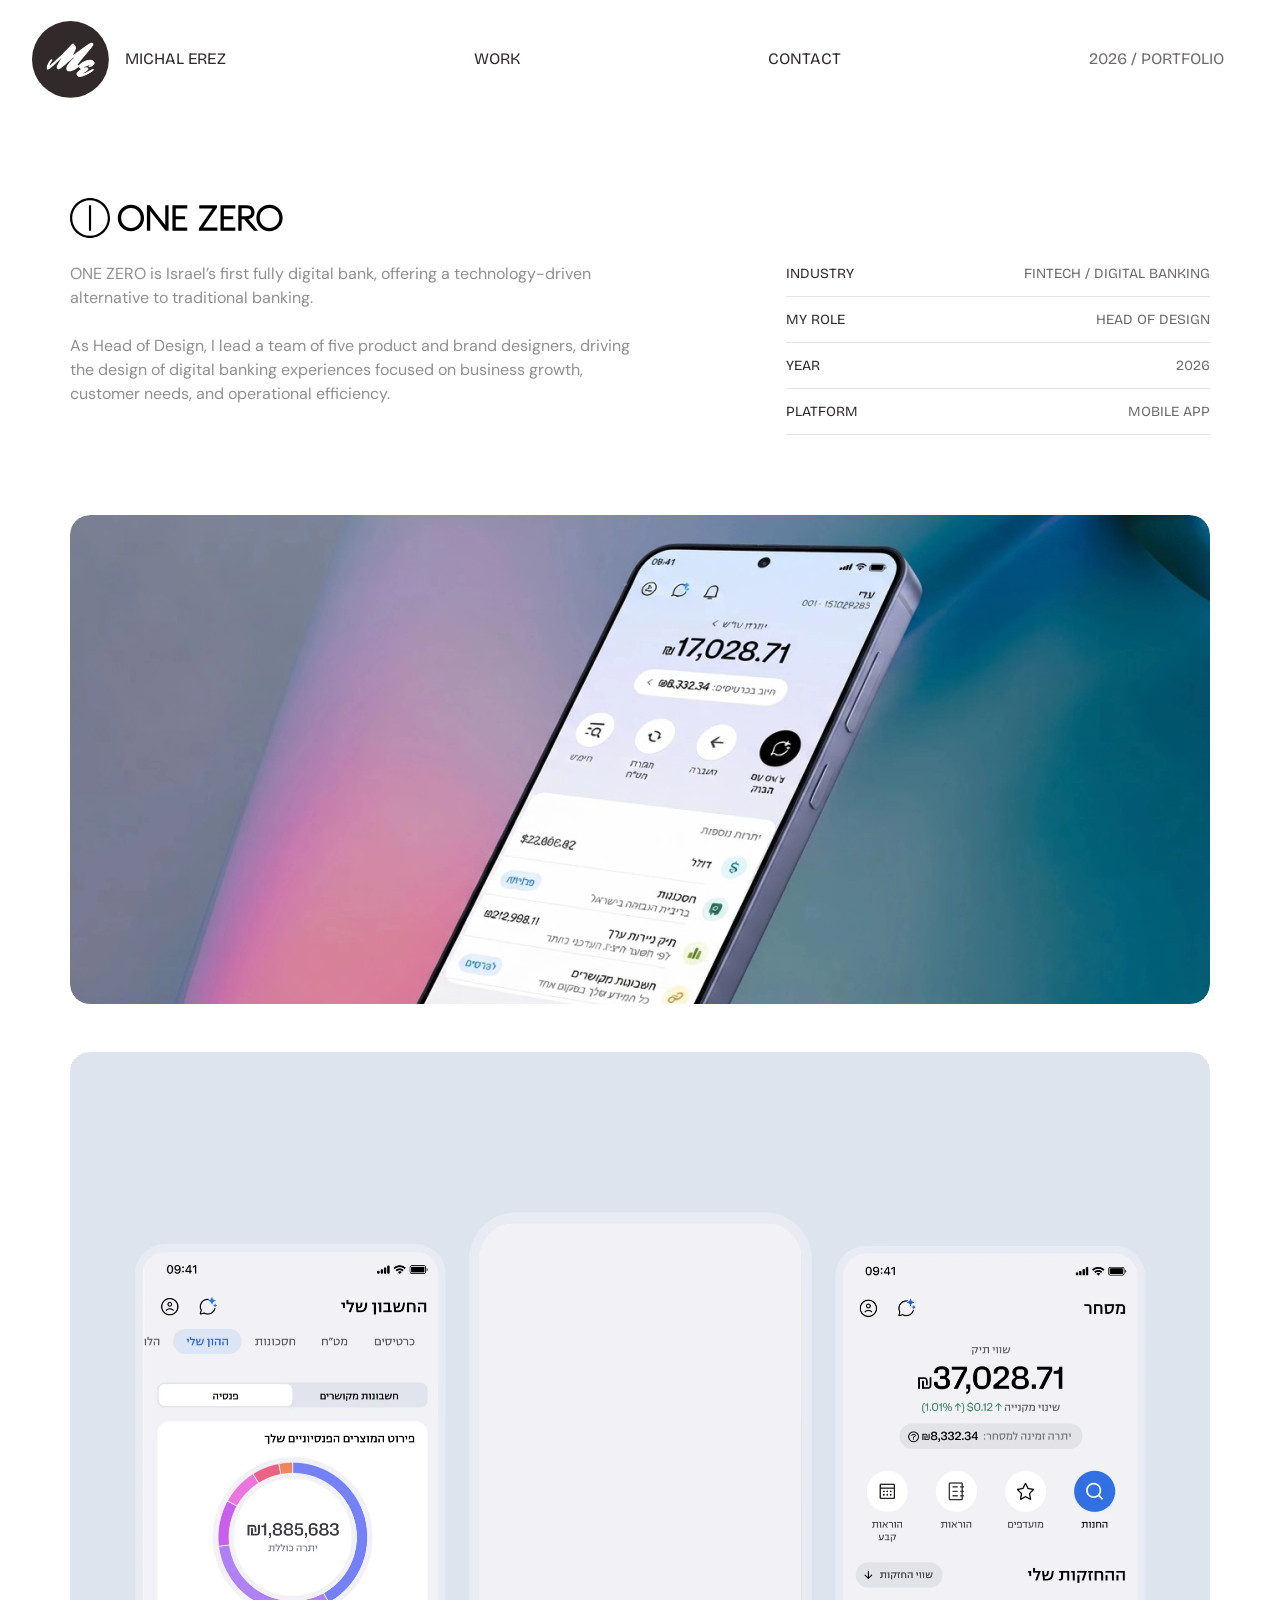
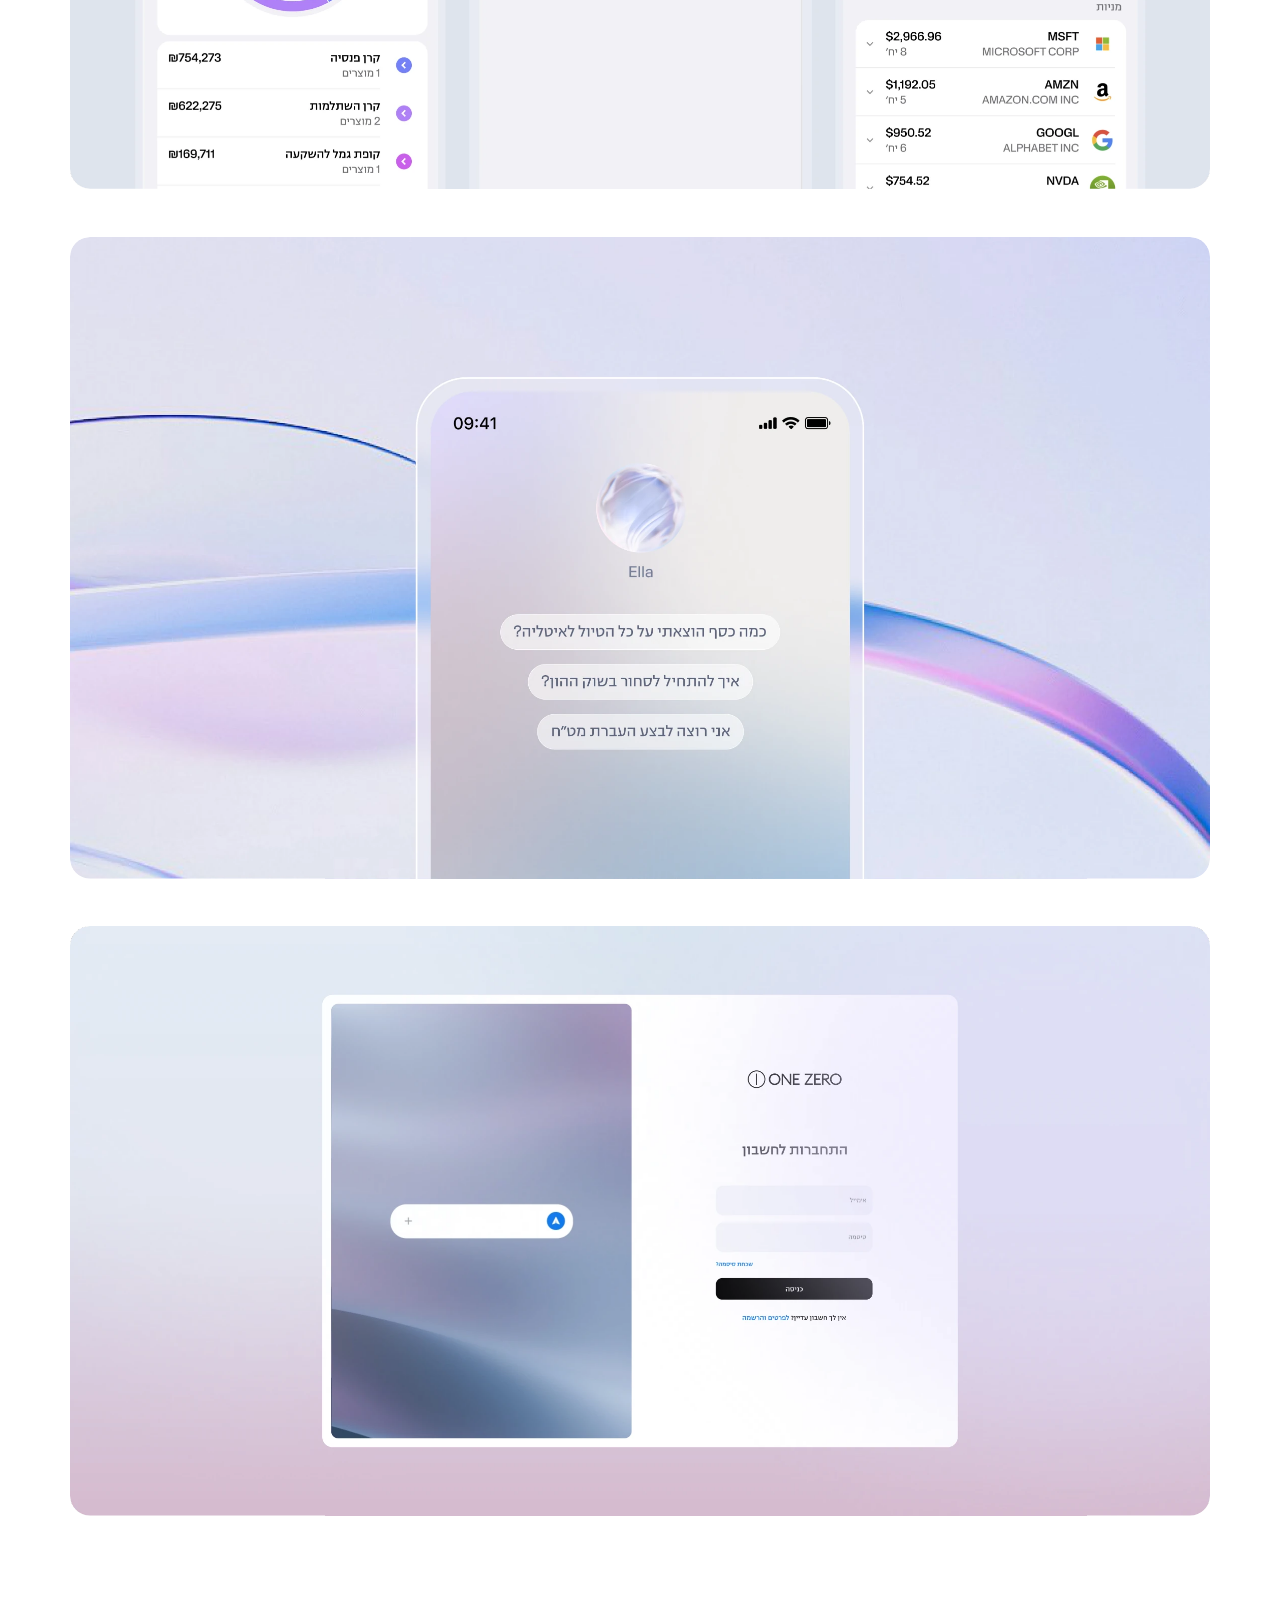
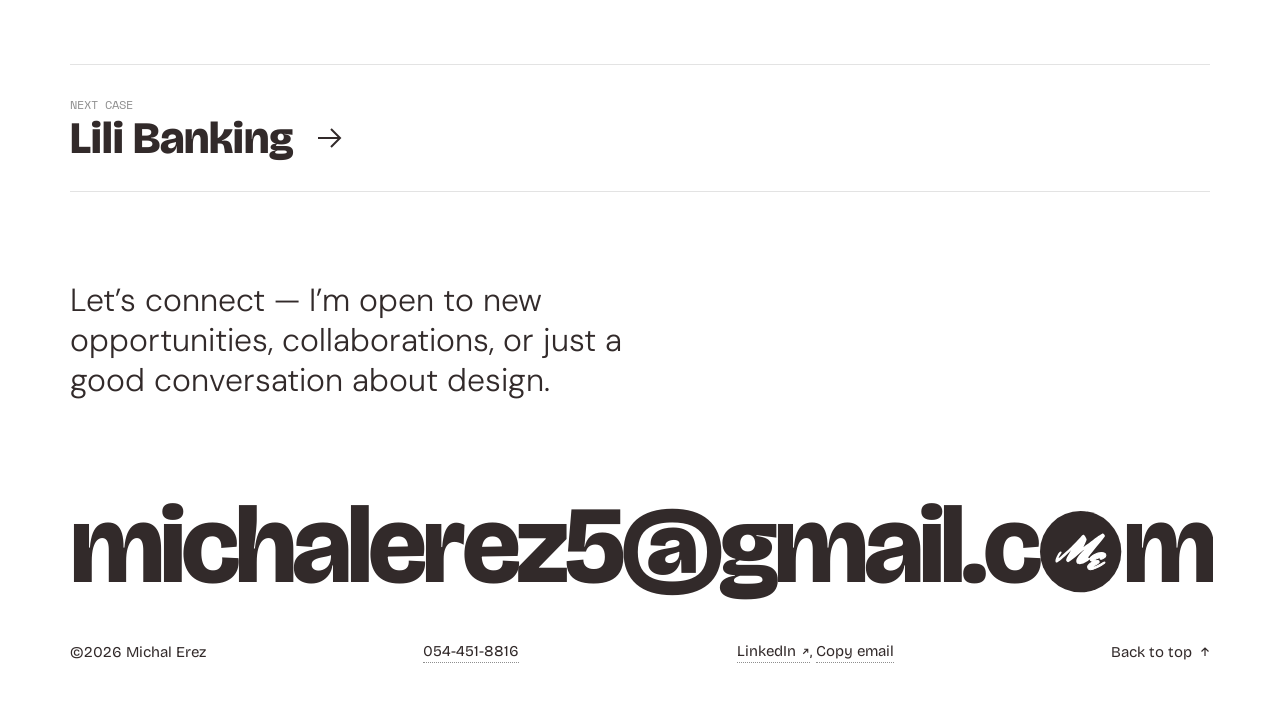
<file: onezero.html>
<!doctype html>
<html lang="en">
<head>
<meta charset="utf-8">
<meta name="viewport" content="width=device-width, initial-scale=1">
<title>One Zero — Michal Erez</title>
<meta name="description" content="ONE ZERO digital bank — leading product and brand design.">
<meta name="theme-color" content="#ffffff">
<script>document.documentElement.classList.add('js','is-intro');setTimeout(function(){var r=document.documentElement;if(!r.classList.contains('is-loaded')){r.classList.add('is-loaded');r.classList.remove('is-intro');var n=document.querySelectorAll('[data-reveal]');for(var i=0;i<n.length;i++)n[i].classList.add('is-in');}},2500)</script>
<link rel="preconnect" href="https://fonts.googleapis.com"><link rel="preconnect" href="https://fonts.gstatic.com" crossorigin><link href="https://fonts.googleapis.com/css2?family=Bricolage+Grotesque:opsz,wdth,wght@12..96,75..100,400;12..96,75..100,800&family=DM+Sans:opsz,wght@9..40,300;9..40,400&family=Space+Mono&display=swap" rel="stylesheet">
<link rel="icon" href="assets/favicon.svg" type="image/svg+xml">
<link rel="stylesheet" href="styles.css?v=5d1e3ff8">
</head>
<body id="top">
<div class="progress" aria-hidden="true"></div>
<a class="skip" href="#content">Skip to content</a>
<header class="nav nav--case"><a class="nav__item nav__brand" href="index.html" aria-label="Michal Erez — home"><svg class="mark" viewBox="0 0 76.859 76.859" aria-hidden="true"><circle class="mark-bg" cx="38.4295" cy="38.4295" r="38.4295"/><g class="mark-sig" transform="translate(14.588 21.382)"><path d="M38.0178 25.5597L39.9986 25.3575C40.9148 25.3575 41.373 25.8157 41.373 26.732C41.373 27.2171 40.9283 27.7561 40.039 28.3489C39.1496 28.9418 38.2468 29.4943 37.3305 30.0063C36.4412 30.4914 35.9965 30.8687 35.9965 31.1382C35.9965 31.3269 36.2121 31.4482 36.6433 31.502C37.5866 31.502 39.3787 30.7475 42.0198 29.2383C44.6609 27.7291 46.0757 26.9745 46.2644 26.9745C46.6416 26.9745 46.8303 27.1632 46.8303 27.5405C46.8033 27.8099 45.941 28.4837 44.2431 29.5617C42.5723 30.6127 40.6049 31.6368 38.3412 32.6339C36.1043 33.6041 34.393 34.0892 33.2073 34.0892C31.3477 34.0892 30.418 33.1056 30.418 31.1382C30.418 30.5723 30.7953 29.9524 31.5499 29.2787C32.3314 28.605 33.0995 28.0255 33.854 27.5405C34.6356 27.0554 35.0264 26.7589 35.0264 26.6511C35.0264 26.5164 34.8377 26.3681 34.4604 26.2064C33.3285 25.7214 32.7626 25.0746 32.7626 24.2661C32.7626 22.7569 34.0157 21.3286 36.5221 19.9811C39.0553 18.6066 41.3999 17.9194 43.5559 17.9194C44.7417 17.9194 45.7254 18.1485 46.5069 18.6066C47.2884 19.0378 47.6792 19.7116 47.6792 20.6279C47.6792 21.5172 47.0459 22.3526 45.7793 23.1342C44.5396 23.9157 43.6502 24.3065 43.1112 24.3065C42.8956 24.3065 42.6935 24.2526 42.5049 24.1448C42.3432 24.037 42.2623 23.9157 42.2623 23.781C42.2623 23.6462 42.6262 23.4306 43.3538 23.1342C44.1084 22.8108 44.4857 22.5143 44.4857 22.2448C44.4857 22.1101 44.2836 22.0427 43.8793 22.0427C43.502 22.0427 42.2354 22.4739 40.0794 23.3363C37.9234 24.1717 36.8455 24.7646 36.8455 25.115C36.8455 25.4114 37.2362 25.5597 38.0178 25.5597Z" fill="currentColor" stroke="currentColor"/><path d="M5.85495 17.7412C5.85495 17.9528 5.38467 18.7523 4.44412 20.1396C3.52708 21.5269 3.06856 22.3264 3.06856 22.538C3.06856 22.7496 3.1391 22.8554 3.28018 22.8554C3.42126 22.8554 3.821 22.5733 4.47939 22.0089C5.13777 21.4446 6.26644 20.4453 7.86538 19.0109C9.48783 17.5766 11.0162 16.2363 12.4506 14.9901C13.8849 13.7438 15.766 11.8862 18.0939 9.41729C20.4453 6.94834 22.3264 4.94966 23.7372 3.42126C25.148 1.89286 25.9593 1.12866 26.1709 1.12866C26.8763 1.12866 27.5935 1.74002 28.3224 2.96274C29.0749 4.18546 29.4511 5.04372 29.4511 5.53751C29.4511 6.0313 28.9808 7.30105 28.0403 9.34675L26.6294 12.4506C26.6294 12.5446 26.6529 12.5917 26.7 12.5917C26.7705 12.5917 29.6274 10.4989 35.2708 6.31347C40.9376 2.10449 44.0884 0 44.7233 0C45.1936 0 45.6521 0.246896 46.0989 0.740687C46.5456 1.23448 46.769 1.74002 46.769 2.25733C46.769 2.75112 45.4522 4.59695 42.8187 7.79484C40.1851 10.9927 37.5398 14.1671 34.8828 17.3179C32.2492 20.4688 30.9324 22.2676 30.9324 22.7144C30.9324 22.7849 30.9912 22.8202 31.1088 22.8202C31.2264 22.8202 31.7327 23.4132 32.5188 22.7144C32.9421 22.3381 33.6818 21.3524 33.9639 21.3524C34.4577 21.3524 34.7046 21.5875 34.7046 22.0578C34.7046 22.5045 33.1427 23.6079 31.9906 24.619C30.8384 25.6301 29.3688 26.5942 27.5817 27.5112C25.8182 28.4282 24.3015 28.8867 23.0318 28.8867C21.7621 28.8867 20.8803 28.6046 20.3865 28.0402C19.9162 27.4994 19.6811 26.8175 19.6811 25.9945C19.6811 24.6778 20.5628 22.8672 22.3264 20.5628C24.1134 18.2585 25.7006 16.5773 27.0879 15.5191C27.2055 15.4016 27.2643 15.3193 27.2643 15.2722C27.2643 15.2017 27.229 15.1664 27.1585 15.1664C26.9233 15.1664 25.6771 16.1658 23.4198 18.1644C16.6948 24.1134 12.8738 27.0879 11.9568 27.0879C11.6276 27.0879 11.2396 26.8293 10.7929 26.312C10.3461 25.7947 10.1227 25.3949 10.1227 25.1128C10.1227 23.9136 11.2631 21.5034 13.544 17.8823C14.2964 16.7066 14.6726 16.0952 14.6726 16.0482L14.5668 15.9776C14.5198 15.9776 14.461 16.0129 14.3905 16.0835L10.9692 19.4342C5.63156 24.6543 2.30436 27.2643 0.987581 27.2643C0.329194 27.2643 0 26.7117 0 25.6066C0 24.4779 0.623117 22.7379 1.86935 20.3865C3.09207 18.0116 4.11492 16.8242 4.93791 16.8242C5.54926 16.8242 5.85495 17.1298 5.85495 17.7412Z" fill="currentColor"/></g></svg><span class="ulink">MICHAL EREZ</span></a><nav class="nav__links" aria-label="Main"><a class="nav__item nav__link ulink" href="index.html#work" data-spy="work">WORK</a><a class="nav__item nav__link ulink" href="#contact" data-spy="contact">CONTACT</a></nav><span class="nav__item nav__right"><span class="yr">2026 / </span>PORTFOLIO</span></header>
<main class="case case--airy" id="content">
  <section class="overview" style="--logo-h:39.94px">
    <div class="overview__title">
      <img class="overview__logo" src="assets/onezero/logo.svg" alt="ONE ZERO" width="213" height="40" style="width:212.67px">
      <p class="overview__intro">ONE ZERO is Israel’s first fully digital bank, offering a technology-driven alternative to traditional banking.

As Head of Design, I lead a team of five product and brand designers, driving the design of digital banking experiences focused on business growth, customer needs, and operational efficiency.</p>
    </div>
    <dl class="details"><div class="details__row" style="--i:0"><dt>INDUSTRY</dt><dd>FINTECH / DIGITAL BANKING</dd></div><div class="details__row" style="--i:1"><dt>MY ROLE</dt><dd>HEAD OF DESIGN</dd></div><div class="details__row" style="--i:2"><dt>YEAR</dt><dd>2026</dd></div><div class="details__row" style="--i:3"><dt>PLATFORM</dt><dd>MOBILE APP</dd></div></dl>
  </section>
  <figure class="block" style="--r:20px;--d:0s" data-reveal><img src="assets/onezero/c1.webp" alt="ONE ZERO — banking app on a phone" width="2280" height="978" loading="lazy" decoding="async"></figure>
  <figure class="block block--video" style="--r:20px;--d:0s" data-reveal><img src="assets/onezero/c2.webp" alt="ONE ZERO — account, investments and holdings screens" width="2278" height="1472" loading="lazy" decoding="async"><video class="block__video" src="assets/video/oz-phone.mp4" style="left:35.8815%;top:23.1223%;width:28.3248%;height:95.0476%;border-radius:11.4190% / 5.2662%" muted loop playsinline preload="metadata" aria-hidden="true"></video></figure>
  <figure class="block" style="--r:20px;--d:0s" data-reveal><img src="assets/onezero/c3.webp" alt="ONE ZERO — Ella, the AI banking assistant" width="2244" height="1263" loading="lazy" decoding="async"></figure>
  <figure class="block block--video" style="--r:20px;--d:0s" data-reveal><img src="assets/onezero/c4.webp" alt="ONE ZERO — web login" width="2278" height="1178" loading="lazy" decoding="async"><video class="block__video block__video--cover" src="assets/video/oz-login.mp4" style="left:22.9025%;top:13.1698%;width:26.3617%;height:73.6587%;border-radius:2.3480% / 1.6250%" muted loop playsinline preload="metadata" aria-hidden="true"></video></figure>
  <a class="next" href="lili.html"><span><span class="next__k">Next case</span><br><span class="next__name">Lili Banking <svg viewBox="0 0 34 34" fill="none" stroke="currentColor" stroke-width="2" aria-hidden="true"><path d="M6 17h22M19 8l9 9-9 9"/></svg></span></span><span class="next__thumb" aria-hidden="true"><img src="assets/tiles/lili.webp" alt="" loading="lazy"></span></a>
  <footer class="contact" id="contact" data-reveal>
  <p class="contact__lead">Let’s connect — I’m open to new opportunities, collaborations, or just a good conversation about design.</p>
  <a class="contact__mail" href="mailto:michalerez5@gmail.com" aria-label="Email Michal: michalerez5@gmail.com" data-fit>
    <span class="contact__line" aria-hidden="true"><span class="ch" style="--i:0">m</span><span class="ch" style="--i:1">i</span><span class="ch" style="--i:2">c</span><span class="ch" style="--i:3">h</span><span class="ch" style="--i:4">a</span><span class="ch" style="--i:5">l</span><span class="ch" style="--i:6">e</span><span class="ch" style="--i:7">r</span><span class="ch" style="--i:8">e</span><span class="ch" style="--i:9">z</span><span class="ch" style="--i:10">5</span><span class="ch" style="--i:11">@</span><span class="ch" style="--i:12">g</span><span class="ch" style="--i:13">m</span><span class="ch" style="--i:14">a</span><span class="ch" style="--i:15">i</span><span class="ch" style="--i:16">l</span><span class="ch" style="--i:17">.</span><span class="ch" style="--i:18">c</span><span class="ch ch--mark" style="--i:19"><svg class="mark" viewBox="0 0 76.859 76.859" aria-hidden="true"><circle class="mark-bg" cx="38.4295" cy="38.4295" r="38.4295"/><g class="mark-sig" transform="translate(14.588 21.382)"><path d="M38.0178 25.5597L39.9986 25.3575C40.9148 25.3575 41.373 25.8157 41.373 26.732C41.373 27.2171 40.9283 27.7561 40.039 28.3489C39.1496 28.9418 38.2468 29.4943 37.3305 30.0063C36.4412 30.4914 35.9965 30.8687 35.9965 31.1382C35.9965 31.3269 36.2121 31.4482 36.6433 31.502C37.5866 31.502 39.3787 30.7475 42.0198 29.2383C44.6609 27.7291 46.0757 26.9745 46.2644 26.9745C46.6416 26.9745 46.8303 27.1632 46.8303 27.5405C46.8033 27.8099 45.941 28.4837 44.2431 29.5617C42.5723 30.6127 40.6049 31.6368 38.3412 32.6339C36.1043 33.6041 34.393 34.0892 33.2073 34.0892C31.3477 34.0892 30.418 33.1056 30.418 31.1382C30.418 30.5723 30.7953 29.9524 31.5499 29.2787C32.3314 28.605 33.0995 28.0255 33.854 27.5405C34.6356 27.0554 35.0264 26.7589 35.0264 26.6511C35.0264 26.5164 34.8377 26.3681 34.4604 26.2064C33.3285 25.7214 32.7626 25.0746 32.7626 24.2661C32.7626 22.7569 34.0157 21.3286 36.5221 19.9811C39.0553 18.6066 41.3999 17.9194 43.5559 17.9194C44.7417 17.9194 45.7254 18.1485 46.5069 18.6066C47.2884 19.0378 47.6792 19.7116 47.6792 20.6279C47.6792 21.5172 47.0459 22.3526 45.7793 23.1342C44.5396 23.9157 43.6502 24.3065 43.1112 24.3065C42.8956 24.3065 42.6935 24.2526 42.5049 24.1448C42.3432 24.037 42.2623 23.9157 42.2623 23.781C42.2623 23.6462 42.6262 23.4306 43.3538 23.1342C44.1084 22.8108 44.4857 22.5143 44.4857 22.2448C44.4857 22.1101 44.2836 22.0427 43.8793 22.0427C43.502 22.0427 42.2354 22.4739 40.0794 23.3363C37.9234 24.1717 36.8455 24.7646 36.8455 25.115C36.8455 25.4114 37.2362 25.5597 38.0178 25.5597Z" fill="currentColor" stroke="currentColor"/><path d="M5.85495 17.7412C5.85495 17.9528 5.38467 18.7523 4.44412 20.1396C3.52708 21.5269 3.06856 22.3264 3.06856 22.538C3.06856 22.7496 3.1391 22.8554 3.28018 22.8554C3.42126 22.8554 3.821 22.5733 4.47939 22.0089C5.13777 21.4446 6.26644 20.4453 7.86538 19.0109C9.48783 17.5766 11.0162 16.2363 12.4506 14.9901C13.8849 13.7438 15.766 11.8862 18.0939 9.41729C20.4453 6.94834 22.3264 4.94966 23.7372 3.42126C25.148 1.89286 25.9593 1.12866 26.1709 1.12866C26.8763 1.12866 27.5935 1.74002 28.3224 2.96274C29.0749 4.18546 29.4511 5.04372 29.4511 5.53751C29.4511 6.0313 28.9808 7.30105 28.0403 9.34675L26.6294 12.4506C26.6294 12.5446 26.6529 12.5917 26.7 12.5917C26.7705 12.5917 29.6274 10.4989 35.2708 6.31347C40.9376 2.10449 44.0884 0 44.7233 0C45.1936 0 45.6521 0.246896 46.0989 0.740687C46.5456 1.23448 46.769 1.74002 46.769 2.25733C46.769 2.75112 45.4522 4.59695 42.8187 7.79484C40.1851 10.9927 37.5398 14.1671 34.8828 17.3179C32.2492 20.4688 30.9324 22.2676 30.9324 22.7144C30.9324 22.7849 30.9912 22.8202 31.1088 22.8202C31.2264 22.8202 31.7327 23.4132 32.5188 22.7144C32.9421 22.3381 33.6818 21.3524 33.9639 21.3524C34.4577 21.3524 34.7046 21.5875 34.7046 22.0578C34.7046 22.5045 33.1427 23.6079 31.9906 24.619C30.8384 25.6301 29.3688 26.5942 27.5817 27.5112C25.8182 28.4282 24.3015 28.8867 23.0318 28.8867C21.7621 28.8867 20.8803 28.6046 20.3865 28.0402C19.9162 27.4994 19.6811 26.8175 19.6811 25.9945C19.6811 24.6778 20.5628 22.8672 22.3264 20.5628C24.1134 18.2585 25.7006 16.5773 27.0879 15.5191C27.2055 15.4016 27.2643 15.3193 27.2643 15.2722C27.2643 15.2017 27.229 15.1664 27.1585 15.1664C26.9233 15.1664 25.6771 16.1658 23.4198 18.1644C16.6948 24.1134 12.8738 27.0879 11.9568 27.0879C11.6276 27.0879 11.2396 26.8293 10.7929 26.312C10.3461 25.7947 10.1227 25.3949 10.1227 25.1128C10.1227 23.9136 11.2631 21.5034 13.544 17.8823C14.2964 16.7066 14.6726 16.0952 14.6726 16.0482L14.5668 15.9776C14.5198 15.9776 14.461 16.0129 14.3905 16.0835L10.9692 19.4342C5.63156 24.6543 2.30436 27.2643 0.987581 27.2643C0.329194 27.2643 0 26.7117 0 25.6066C0 24.4779 0.623117 22.7379 1.86935 20.3865C3.09207 18.0116 4.11492 16.8242 4.93791 16.8242C5.54926 16.8242 5.85495 17.1298 5.85495 17.7412Z" fill="currentColor"/></g></svg></span><span class="ch" style="--i:20">m</span></span>
  </a>
  <div class="contact__meta">
    <span class="contact__cell">©2026 Michal Erez</span>
    <a class="contact__cell contact__link" href="tel:+972544518816">054-451-8816</a>
    <span class="contact__cell"><a class="contact__link" href="https://www.linkedin.com/in/michal-erez-1baa3319/" target="_blank" rel="noopener">LinkedIn<svg class="ext" viewBox="0 0 10 10" fill="none" stroke="currentColor" stroke-width="1.2" aria-hidden="true"><path d="M2.5 7.5l5-5M3.5 2.5h4v4"/></svg></a>, <button class="contact__link contact__copy" type="button" data-copy="michalerez5@gmail.com">Copy email</button></span>
    <a class="contact__cell contact__top" href="#top" data-top>Back to top <svg width="10" height="10" viewBox="0 0 10 10" fill="none" stroke="currentColor" stroke-width="1.2" aria-hidden="true"><path d="M5 9V1M1.5 4.5L5 1l3.5 3.5"/></svg></a>
  </div>
</footer>
</main>
<script src="main.js?v=5d1e3ff8"></script>
</body>
</html>
</file>
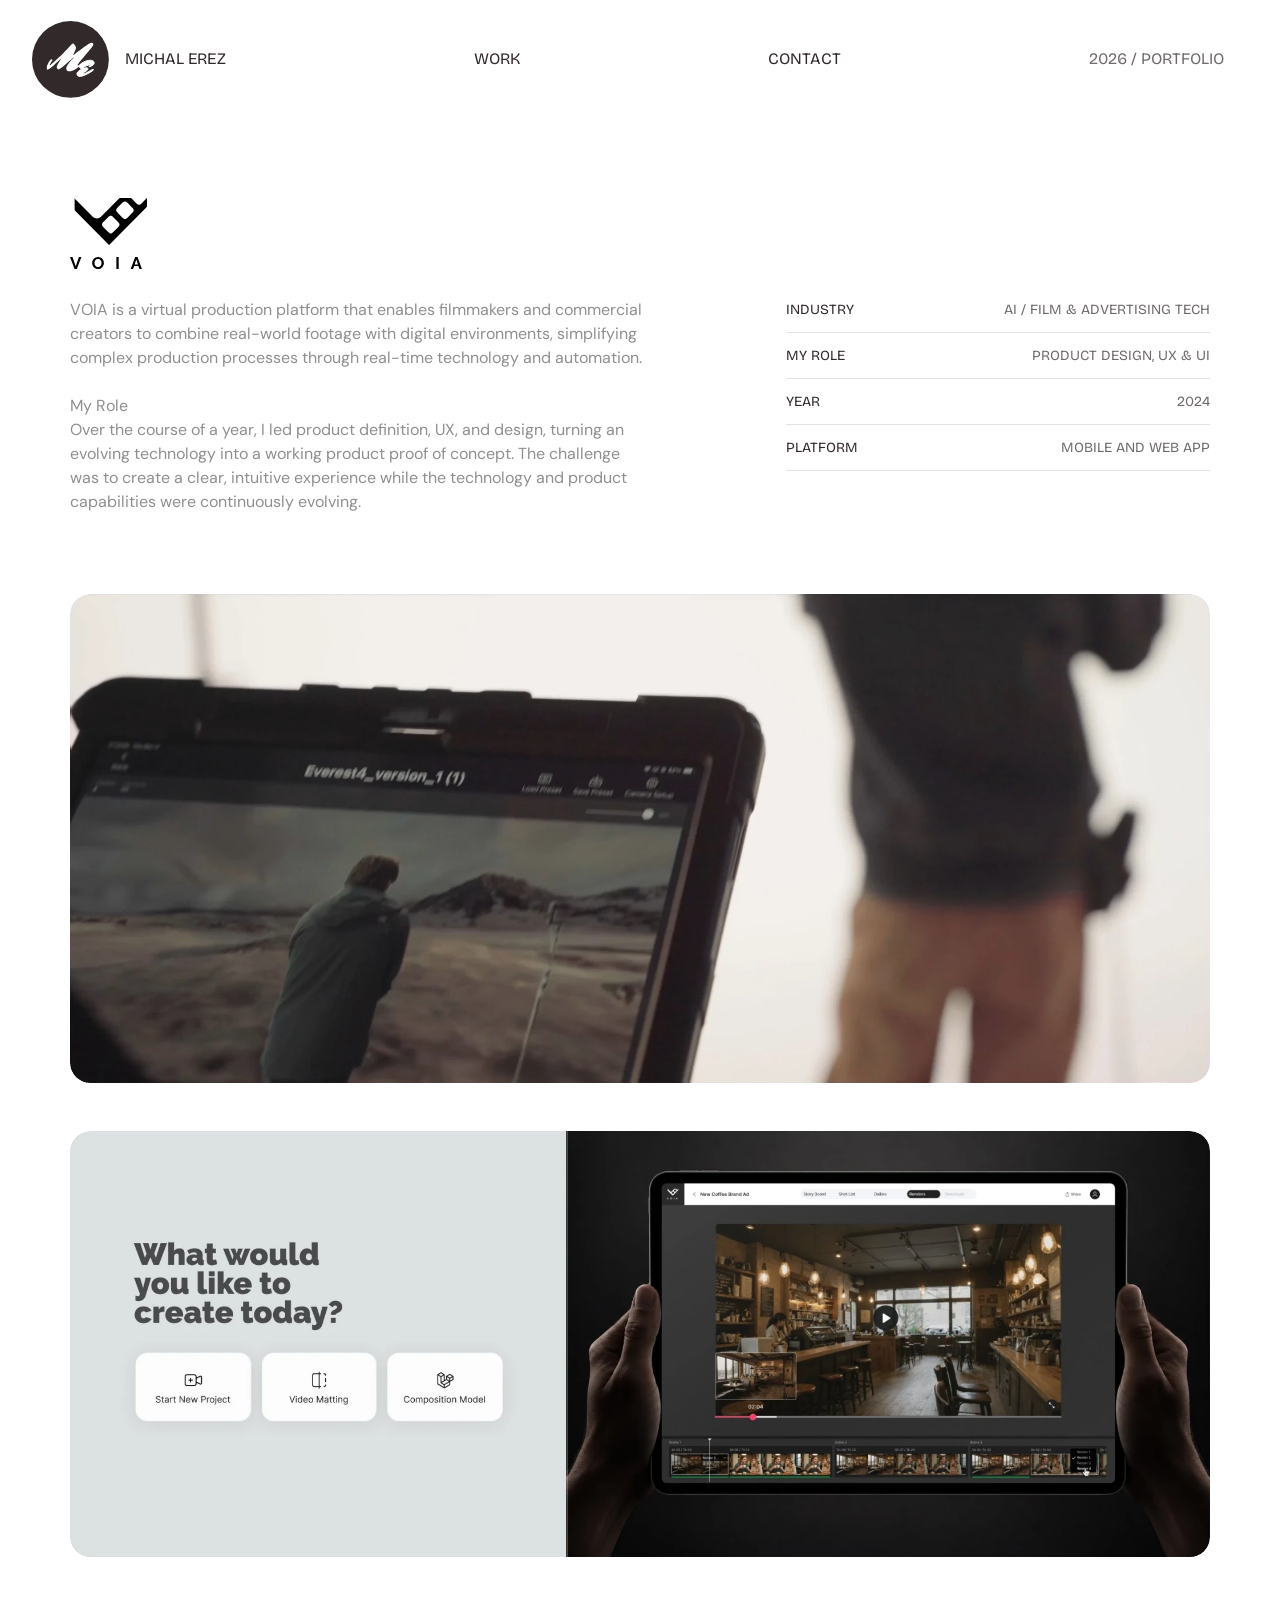
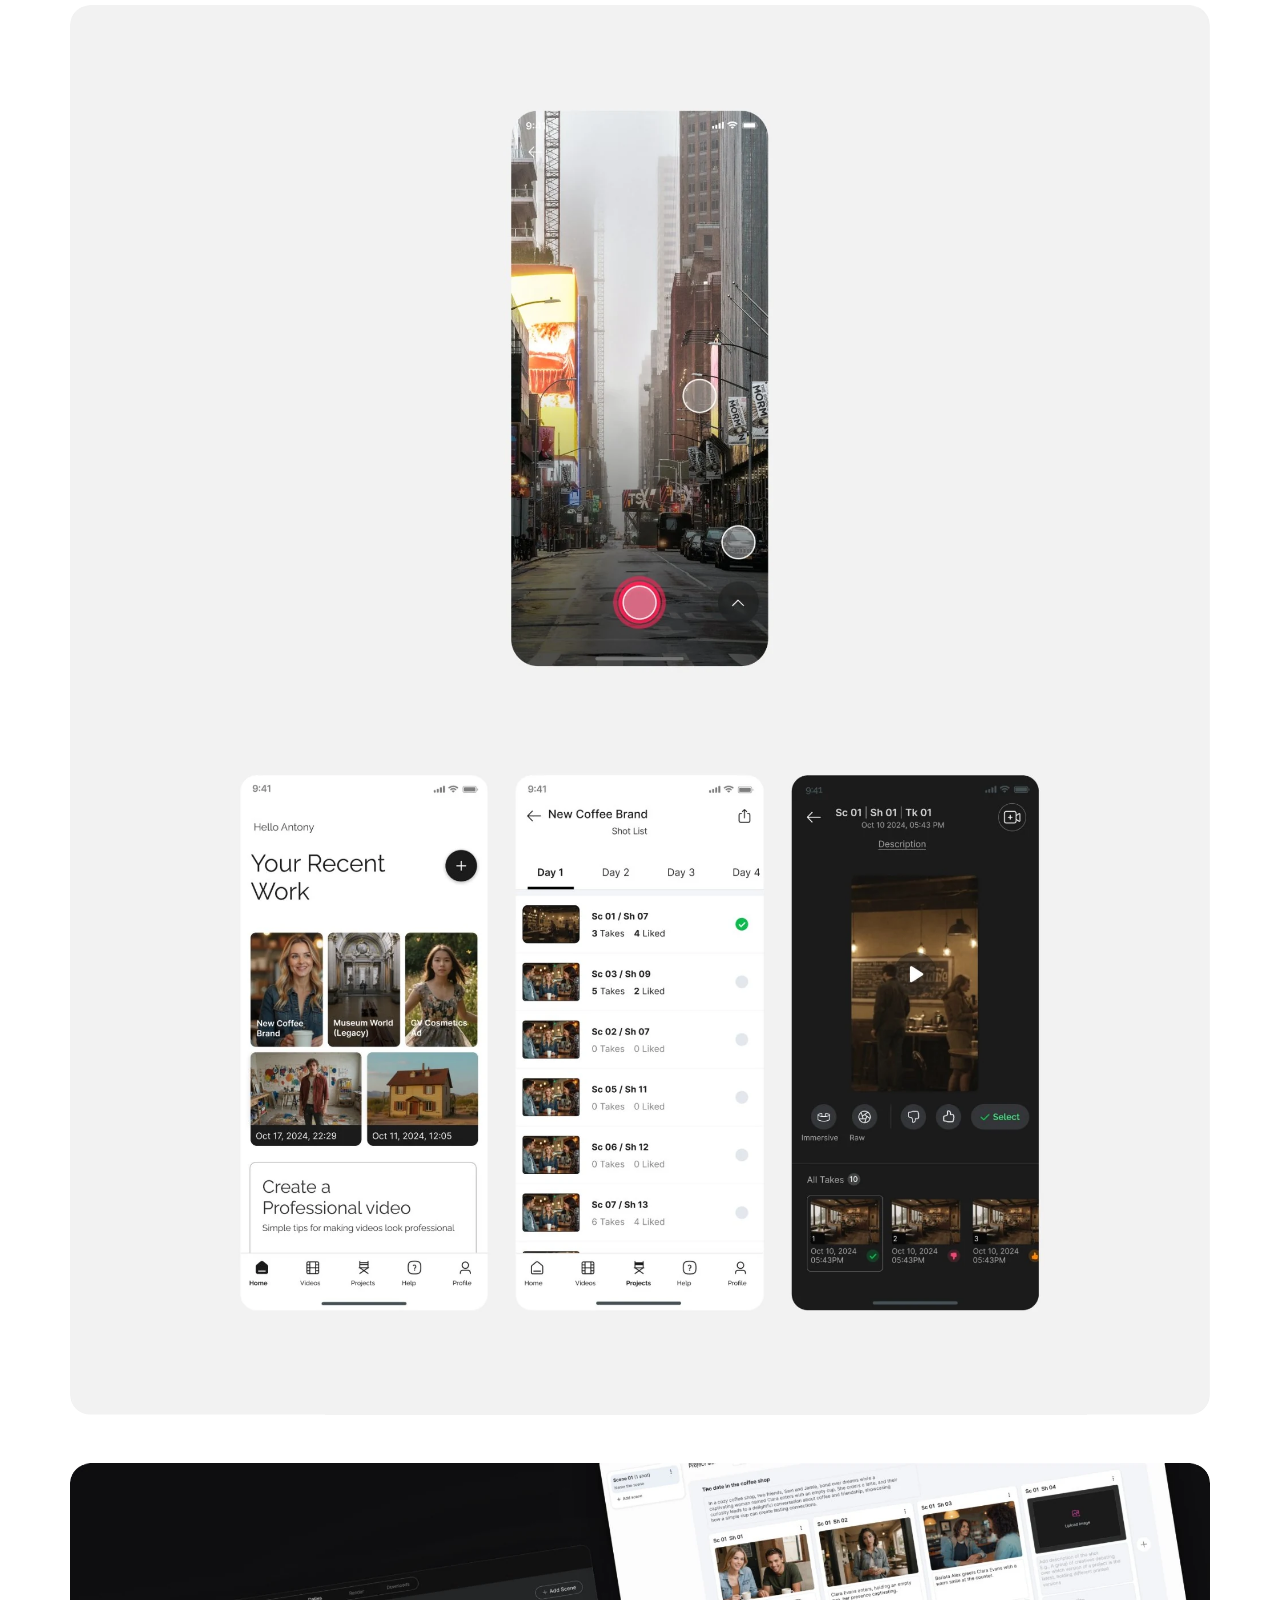
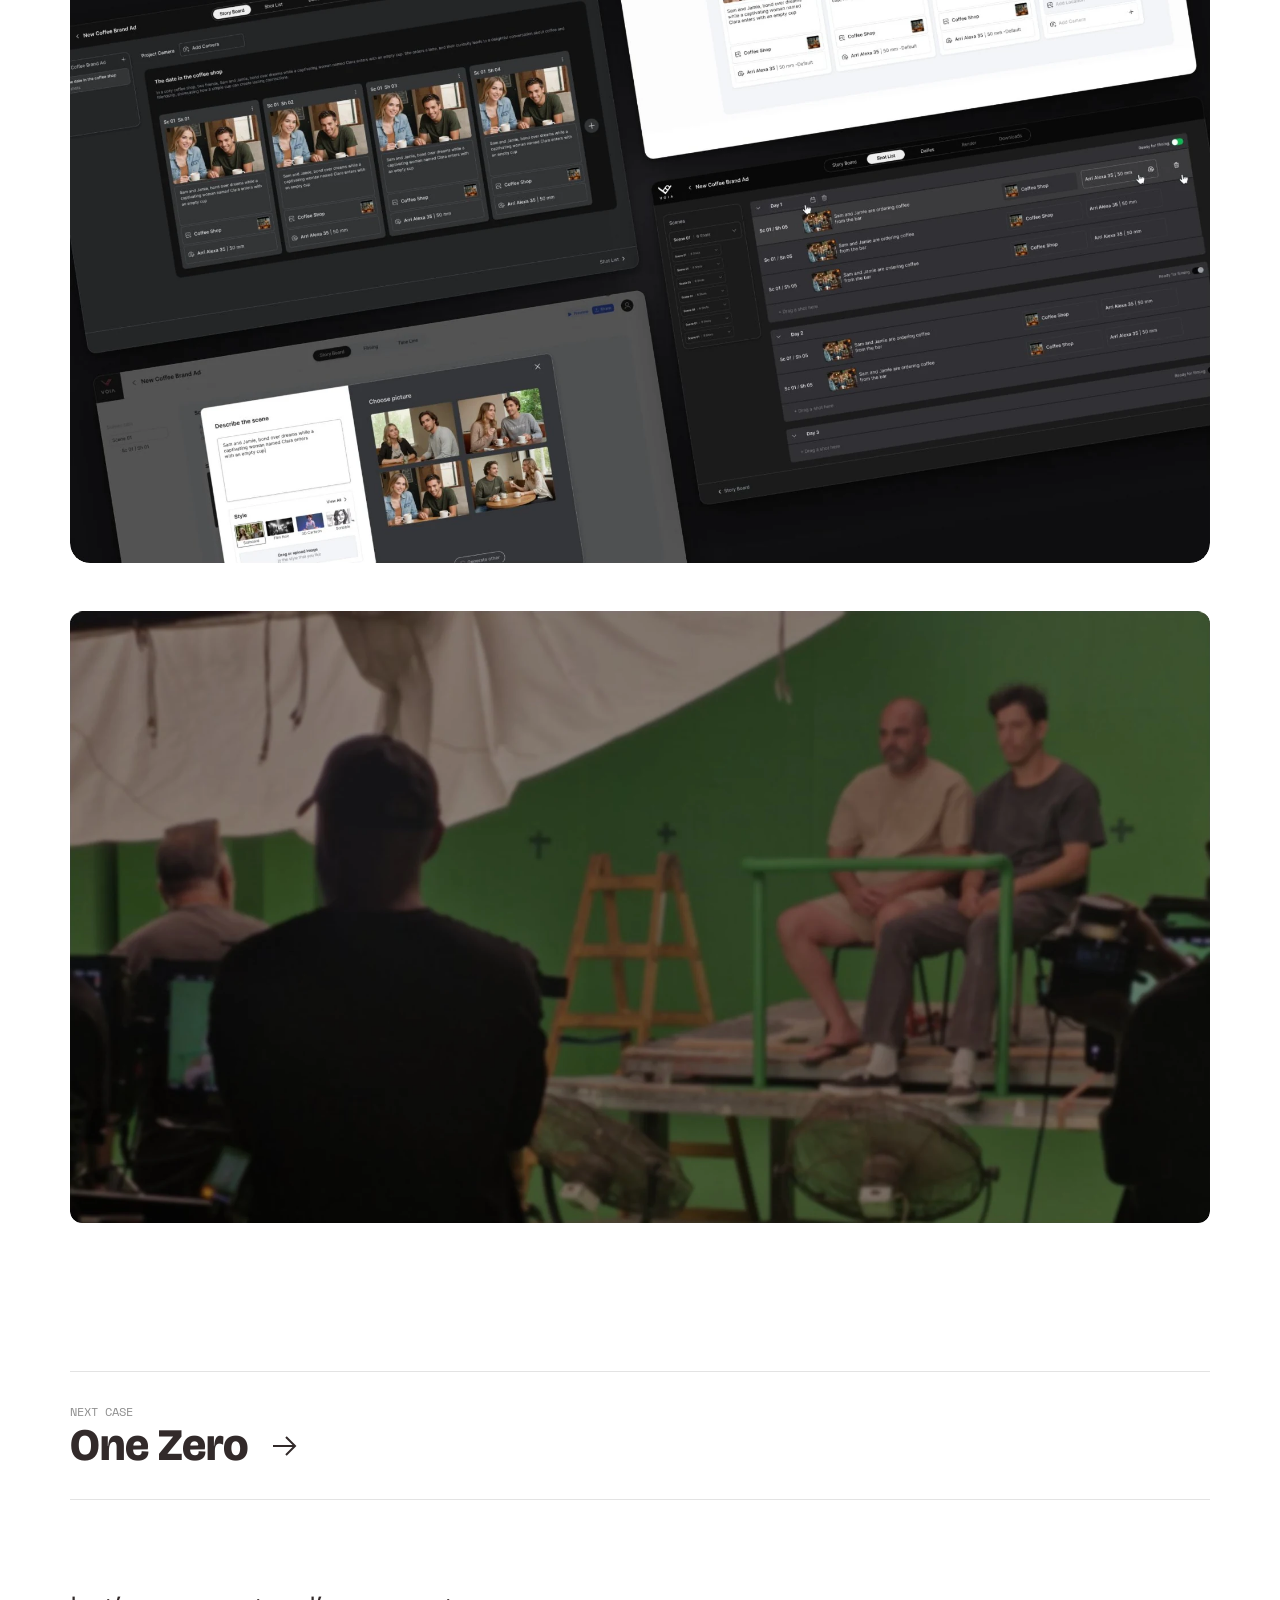
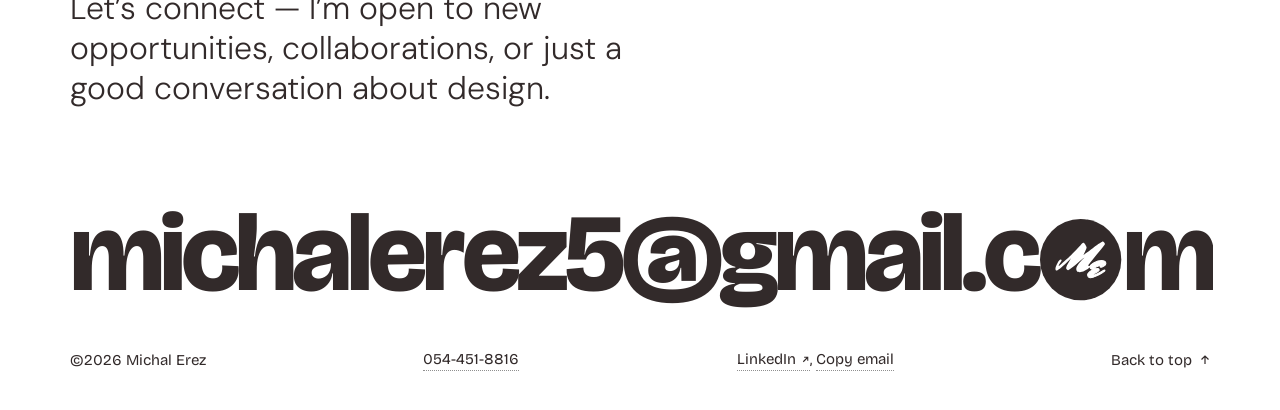
<file: voia.html>
<!doctype html>
<html lang="en">
<head>
<meta charset="utf-8">
<meta name="viewport" content="width=device-width, initial-scale=1">
<title>VOIA — Michal Erez</title>
<meta name="description" content="VOIA virtual production platform — product definition, UX and design.">
<meta name="theme-color" content="#ffffff">
<script>document.documentElement.classList.add('js','is-intro');setTimeout(function(){var r=document.documentElement;if(!r.classList.contains('is-loaded')){r.classList.add('is-loaded');r.classList.remove('is-intro');var n=document.querySelectorAll('[data-reveal]');for(var i=0;i<n.length;i++)n[i].classList.add('is-in');}},2500)</script>
<link rel="preconnect" href="https://fonts.googleapis.com"><link rel="preconnect" href="https://fonts.gstatic.com" crossorigin><link href="https://fonts.googleapis.com/css2?family=Bricolage+Grotesque:opsz,wdth,wght@12..96,75..100,400;12..96,75..100,800&family=DM+Sans:opsz,wght@9..40,300;9..40,400&family=Space+Mono&display=swap" rel="stylesheet">
<link rel="icon" href="assets/favicon.svg" type="image/svg+xml">
<link rel="stylesheet" href="styles.css?v=5d1e3ff8">
</head>
<body id="top">
<div class="progress" aria-hidden="true"></div>
<a class="skip" href="#content">Skip to content</a>
<header class="nav nav--case"><a class="nav__item nav__brand" href="index.html" aria-label="Michal Erez — home"><svg class="mark" viewBox="0 0 76.859 76.859" aria-hidden="true"><circle class="mark-bg" cx="38.4295" cy="38.4295" r="38.4295"/><g class="mark-sig" transform="translate(14.588 21.382)"><path d="M38.0178 25.5597L39.9986 25.3575C40.9148 25.3575 41.373 25.8157 41.373 26.732C41.373 27.2171 40.9283 27.7561 40.039 28.3489C39.1496 28.9418 38.2468 29.4943 37.3305 30.0063C36.4412 30.4914 35.9965 30.8687 35.9965 31.1382C35.9965 31.3269 36.2121 31.4482 36.6433 31.502C37.5866 31.502 39.3787 30.7475 42.0198 29.2383C44.6609 27.7291 46.0757 26.9745 46.2644 26.9745C46.6416 26.9745 46.8303 27.1632 46.8303 27.5405C46.8033 27.8099 45.941 28.4837 44.2431 29.5617C42.5723 30.6127 40.6049 31.6368 38.3412 32.6339C36.1043 33.6041 34.393 34.0892 33.2073 34.0892C31.3477 34.0892 30.418 33.1056 30.418 31.1382C30.418 30.5723 30.7953 29.9524 31.5499 29.2787C32.3314 28.605 33.0995 28.0255 33.854 27.5405C34.6356 27.0554 35.0264 26.7589 35.0264 26.6511C35.0264 26.5164 34.8377 26.3681 34.4604 26.2064C33.3285 25.7214 32.7626 25.0746 32.7626 24.2661C32.7626 22.7569 34.0157 21.3286 36.5221 19.9811C39.0553 18.6066 41.3999 17.9194 43.5559 17.9194C44.7417 17.9194 45.7254 18.1485 46.5069 18.6066C47.2884 19.0378 47.6792 19.7116 47.6792 20.6279C47.6792 21.5172 47.0459 22.3526 45.7793 23.1342C44.5396 23.9157 43.6502 24.3065 43.1112 24.3065C42.8956 24.3065 42.6935 24.2526 42.5049 24.1448C42.3432 24.037 42.2623 23.9157 42.2623 23.781C42.2623 23.6462 42.6262 23.4306 43.3538 23.1342C44.1084 22.8108 44.4857 22.5143 44.4857 22.2448C44.4857 22.1101 44.2836 22.0427 43.8793 22.0427C43.502 22.0427 42.2354 22.4739 40.0794 23.3363C37.9234 24.1717 36.8455 24.7646 36.8455 25.115C36.8455 25.4114 37.2362 25.5597 38.0178 25.5597Z" fill="currentColor" stroke="currentColor"/><path d="M5.85495 17.7412C5.85495 17.9528 5.38467 18.7523 4.44412 20.1396C3.52708 21.5269 3.06856 22.3264 3.06856 22.538C3.06856 22.7496 3.1391 22.8554 3.28018 22.8554C3.42126 22.8554 3.821 22.5733 4.47939 22.0089C5.13777 21.4446 6.26644 20.4453 7.86538 19.0109C9.48783 17.5766 11.0162 16.2363 12.4506 14.9901C13.8849 13.7438 15.766 11.8862 18.0939 9.41729C20.4453 6.94834 22.3264 4.94966 23.7372 3.42126C25.148 1.89286 25.9593 1.12866 26.1709 1.12866C26.8763 1.12866 27.5935 1.74002 28.3224 2.96274C29.0749 4.18546 29.4511 5.04372 29.4511 5.53751C29.4511 6.0313 28.9808 7.30105 28.0403 9.34675L26.6294 12.4506C26.6294 12.5446 26.6529 12.5917 26.7 12.5917C26.7705 12.5917 29.6274 10.4989 35.2708 6.31347C40.9376 2.10449 44.0884 0 44.7233 0C45.1936 0 45.6521 0.246896 46.0989 0.740687C46.5456 1.23448 46.769 1.74002 46.769 2.25733C46.769 2.75112 45.4522 4.59695 42.8187 7.79484C40.1851 10.9927 37.5398 14.1671 34.8828 17.3179C32.2492 20.4688 30.9324 22.2676 30.9324 22.7144C30.9324 22.7849 30.9912 22.8202 31.1088 22.8202C31.2264 22.8202 31.7327 23.4132 32.5188 22.7144C32.9421 22.3381 33.6818 21.3524 33.9639 21.3524C34.4577 21.3524 34.7046 21.5875 34.7046 22.0578C34.7046 22.5045 33.1427 23.6079 31.9906 24.619C30.8384 25.6301 29.3688 26.5942 27.5817 27.5112C25.8182 28.4282 24.3015 28.8867 23.0318 28.8867C21.7621 28.8867 20.8803 28.6046 20.3865 28.0402C19.9162 27.4994 19.6811 26.8175 19.6811 25.9945C19.6811 24.6778 20.5628 22.8672 22.3264 20.5628C24.1134 18.2585 25.7006 16.5773 27.0879 15.5191C27.2055 15.4016 27.2643 15.3193 27.2643 15.2722C27.2643 15.2017 27.229 15.1664 27.1585 15.1664C26.9233 15.1664 25.6771 16.1658 23.4198 18.1644C16.6948 24.1134 12.8738 27.0879 11.9568 27.0879C11.6276 27.0879 11.2396 26.8293 10.7929 26.312C10.3461 25.7947 10.1227 25.3949 10.1227 25.1128C10.1227 23.9136 11.2631 21.5034 13.544 17.8823C14.2964 16.7066 14.6726 16.0952 14.6726 16.0482L14.5668 15.9776C14.5198 15.9776 14.461 16.0129 14.3905 16.0835L10.9692 19.4342C5.63156 24.6543 2.30436 27.2643 0.987581 27.2643C0.329194 27.2643 0 26.7117 0 25.6066C0 24.4779 0.623117 22.7379 1.86935 20.3865C3.09207 18.0116 4.11492 16.8242 4.93791 16.8242C5.54926 16.8242 5.85495 17.1298 5.85495 17.7412Z" fill="currentColor"/></g></svg><span class="ulink">MICHAL EREZ</span></a><nav class="nav__links" aria-label="Main"><a class="nav__item nav__link ulink" href="index.html#work" data-spy="work">WORK</a><a class="nav__item nav__link ulink" href="#contact" data-spy="contact">CONTACT</a></nav><span class="nav__item nav__right"><span class="yr">2026 / </span>PORTFOLIO</span></header>
<main class="case case--airy" id="content">
  <section class="overview" style="--logo-h:76.00px">
    <div class="overview__title">
      <img class="overview__logo" src="assets/voia/logo.svg" alt="VOIA" width="82" height="76" style="width:82px">
      <p class="overview__intro">VOIA is a virtual production platform that enables filmmakers and commercial creators to combine real-world footage with digital environments, simplifying complex production processes through real-time technology and automation.

My Role
Over the course of a year, I led product definition, UX, and design, turning an evolving technology into a working product proof of concept. The challenge was to create a clear, intuitive experience while the technology and product capabilities were continuously evolving.</p>
    </div>
    <dl class="details"><div class="details__row" style="--i:0"><dt>INDUSTRY</dt><dd>AI / FILM &amp; ADVERTISING TECH</dd></div><div class="details__row" style="--i:1"><dt>MY ROLE</dt><dd>PRODUCT DESIGN, UX &amp; UI</dd></div><div class="details__row" style="--i:2"><dt>YEAR</dt><dd>2024</dd></div><div class="details__row" style="--i:3"><dt>PLATFORM</dt><dd>MOBILE AND WEB APP</dd></div></dl>
  </section>
  <figure class="block block--video" style="--r:20px;--d:0s" data-reveal><img src="assets/voia/c1.webp" alt="VOIA — virtual production on set" width="1998" height="857" loading="lazy" decoding="async"><video class="block__video" src="assets/video/voia-banner.mp4" style="left:-0.7018%;top:-0.2045%;width:100.9649%;height:100.6135%" muted loop playsinline preload="metadata" aria-hidden="true"></video></figure>
  <div class="pair pair--seam" data-reveal><figure class="block block--seam-a" style="--r:0px;--d:0s" data-reveal><img src="assets/voia/c2a.webp" alt="VOIA — What would you like to create today?" width="869" height="747" loading="lazy" decoding="async"></figure><figure class="block" style="--r:0px;--d:0s" data-reveal><img src="assets/voia/c2b.webp" alt="VOIA — describe a scene on iPad" width="1129" height="747" loading="lazy" decoding="async"></figure></div>
  <figure class="block block--video" style="--r:20px;--d:0s" data-reveal><img src="assets/voia/c3.webp" alt="VOIA — mobile flows: change photo and record" width="1996" height="2468" loading="lazy" decoding="async"><video class="block__video" src="assets/video/voia-phone.mp4" style="left:38.7375%;top:7.4744%;width:22.5250%;height:39.3793%;border-radius:10.5355% / 4.8750%" muted loop playsinline preload="metadata" aria-hidden="true"></video></figure>
  <figure class="block" style="--r:20px;--d:0s" data-reveal><img src="assets/voia/c4.webp" alt="VOIA — dailies and project management screens" width="1998" height="1227" loading="lazy" decoding="async"></figure>
  <figure class="block" style="--r:12px;--d:0s" data-reveal><img src="assets/voia/c5.webp" alt="VOIA — green-screen production" width="1998" height="1073" loading="lazy" decoding="async"></figure>
  <a class="next" href="onezero.html"><span><span class="next__k">Next case</span><br><span class="next__name">One Zero <svg viewBox="0 0 34 34" fill="none" stroke="currentColor" stroke-width="2" aria-hidden="true"><path d="M6 17h22M19 8l9 9-9 9"/></svg></span></span><span class="next__thumb" aria-hidden="true"><img src="assets/tiles/onezero.webp" alt="" loading="lazy"></span></a>
  <footer class="contact" id="contact" data-reveal>
  <p class="contact__lead">Let’s connect — I’m open to new opportunities, collaborations, or just a good conversation about design.</p>
  <a class="contact__mail" href="mailto:michalerez5@gmail.com" aria-label="Email Michal: michalerez5@gmail.com" data-fit>
    <span class="contact__line" aria-hidden="true"><span class="ch" style="--i:0">m</span><span class="ch" style="--i:1">i</span><span class="ch" style="--i:2">c</span><span class="ch" style="--i:3">h</span><span class="ch" style="--i:4">a</span><span class="ch" style="--i:5">l</span><span class="ch" style="--i:6">e</span><span class="ch" style="--i:7">r</span><span class="ch" style="--i:8">e</span><span class="ch" style="--i:9">z</span><span class="ch" style="--i:10">5</span><span class="ch" style="--i:11">@</span><span class="ch" style="--i:12">g</span><span class="ch" style="--i:13">m</span><span class="ch" style="--i:14">a</span><span class="ch" style="--i:15">i</span><span class="ch" style="--i:16">l</span><span class="ch" style="--i:17">.</span><span class="ch" style="--i:18">c</span><span class="ch ch--mark" style="--i:19"><svg class="mark" viewBox="0 0 76.859 76.859" aria-hidden="true"><circle class="mark-bg" cx="38.4295" cy="38.4295" r="38.4295"/><g class="mark-sig" transform="translate(14.588 21.382)"><path d="M38.0178 25.5597L39.9986 25.3575C40.9148 25.3575 41.373 25.8157 41.373 26.732C41.373 27.2171 40.9283 27.7561 40.039 28.3489C39.1496 28.9418 38.2468 29.4943 37.3305 30.0063C36.4412 30.4914 35.9965 30.8687 35.9965 31.1382C35.9965 31.3269 36.2121 31.4482 36.6433 31.502C37.5866 31.502 39.3787 30.7475 42.0198 29.2383C44.6609 27.7291 46.0757 26.9745 46.2644 26.9745C46.6416 26.9745 46.8303 27.1632 46.8303 27.5405C46.8033 27.8099 45.941 28.4837 44.2431 29.5617C42.5723 30.6127 40.6049 31.6368 38.3412 32.6339C36.1043 33.6041 34.393 34.0892 33.2073 34.0892C31.3477 34.0892 30.418 33.1056 30.418 31.1382C30.418 30.5723 30.7953 29.9524 31.5499 29.2787C32.3314 28.605 33.0995 28.0255 33.854 27.5405C34.6356 27.0554 35.0264 26.7589 35.0264 26.6511C35.0264 26.5164 34.8377 26.3681 34.4604 26.2064C33.3285 25.7214 32.7626 25.0746 32.7626 24.2661C32.7626 22.7569 34.0157 21.3286 36.5221 19.9811C39.0553 18.6066 41.3999 17.9194 43.5559 17.9194C44.7417 17.9194 45.7254 18.1485 46.5069 18.6066C47.2884 19.0378 47.6792 19.7116 47.6792 20.6279C47.6792 21.5172 47.0459 22.3526 45.7793 23.1342C44.5396 23.9157 43.6502 24.3065 43.1112 24.3065C42.8956 24.3065 42.6935 24.2526 42.5049 24.1448C42.3432 24.037 42.2623 23.9157 42.2623 23.781C42.2623 23.6462 42.6262 23.4306 43.3538 23.1342C44.1084 22.8108 44.4857 22.5143 44.4857 22.2448C44.4857 22.1101 44.2836 22.0427 43.8793 22.0427C43.502 22.0427 42.2354 22.4739 40.0794 23.3363C37.9234 24.1717 36.8455 24.7646 36.8455 25.115C36.8455 25.4114 37.2362 25.5597 38.0178 25.5597Z" fill="currentColor" stroke="currentColor"/><path d="M5.85495 17.7412C5.85495 17.9528 5.38467 18.7523 4.44412 20.1396C3.52708 21.5269 3.06856 22.3264 3.06856 22.538C3.06856 22.7496 3.1391 22.8554 3.28018 22.8554C3.42126 22.8554 3.821 22.5733 4.47939 22.0089C5.13777 21.4446 6.26644 20.4453 7.86538 19.0109C9.48783 17.5766 11.0162 16.2363 12.4506 14.9901C13.8849 13.7438 15.766 11.8862 18.0939 9.41729C20.4453 6.94834 22.3264 4.94966 23.7372 3.42126C25.148 1.89286 25.9593 1.12866 26.1709 1.12866C26.8763 1.12866 27.5935 1.74002 28.3224 2.96274C29.0749 4.18546 29.4511 5.04372 29.4511 5.53751C29.4511 6.0313 28.9808 7.30105 28.0403 9.34675L26.6294 12.4506C26.6294 12.5446 26.6529 12.5917 26.7 12.5917C26.7705 12.5917 29.6274 10.4989 35.2708 6.31347C40.9376 2.10449 44.0884 0 44.7233 0C45.1936 0 45.6521 0.246896 46.0989 0.740687C46.5456 1.23448 46.769 1.74002 46.769 2.25733C46.769 2.75112 45.4522 4.59695 42.8187 7.79484C40.1851 10.9927 37.5398 14.1671 34.8828 17.3179C32.2492 20.4688 30.9324 22.2676 30.9324 22.7144C30.9324 22.7849 30.9912 22.8202 31.1088 22.8202C31.2264 22.8202 31.7327 23.4132 32.5188 22.7144C32.9421 22.3381 33.6818 21.3524 33.9639 21.3524C34.4577 21.3524 34.7046 21.5875 34.7046 22.0578C34.7046 22.5045 33.1427 23.6079 31.9906 24.619C30.8384 25.6301 29.3688 26.5942 27.5817 27.5112C25.8182 28.4282 24.3015 28.8867 23.0318 28.8867C21.7621 28.8867 20.8803 28.6046 20.3865 28.0402C19.9162 27.4994 19.6811 26.8175 19.6811 25.9945C19.6811 24.6778 20.5628 22.8672 22.3264 20.5628C24.1134 18.2585 25.7006 16.5773 27.0879 15.5191C27.2055 15.4016 27.2643 15.3193 27.2643 15.2722C27.2643 15.2017 27.229 15.1664 27.1585 15.1664C26.9233 15.1664 25.6771 16.1658 23.4198 18.1644C16.6948 24.1134 12.8738 27.0879 11.9568 27.0879C11.6276 27.0879 11.2396 26.8293 10.7929 26.312C10.3461 25.7947 10.1227 25.3949 10.1227 25.1128C10.1227 23.9136 11.2631 21.5034 13.544 17.8823C14.2964 16.7066 14.6726 16.0952 14.6726 16.0482L14.5668 15.9776C14.5198 15.9776 14.461 16.0129 14.3905 16.0835L10.9692 19.4342C5.63156 24.6543 2.30436 27.2643 0.987581 27.2643C0.329194 27.2643 0 26.7117 0 25.6066C0 24.4779 0.623117 22.7379 1.86935 20.3865C3.09207 18.0116 4.11492 16.8242 4.93791 16.8242C5.54926 16.8242 5.85495 17.1298 5.85495 17.7412Z" fill="currentColor"/></g></svg></span><span class="ch" style="--i:20">m</span></span>
  </a>
  <div class="contact__meta">
    <span class="contact__cell">©2026 Michal Erez</span>
    <a class="contact__cell contact__link" href="tel:+972544518816">054-451-8816</a>
    <span class="contact__cell"><a class="contact__link" href="https://www.linkedin.com/in/michal-erez-1baa3319/" target="_blank" rel="noopener">LinkedIn<svg class="ext" viewBox="0 0 10 10" fill="none" stroke="currentColor" stroke-width="1.2" aria-hidden="true"><path d="M2.5 7.5l5-5M3.5 2.5h4v4"/></svg></a>, <button class="contact__link contact__copy" type="button" data-copy="michalerez5@gmail.com">Copy email</button></span>
    <a class="contact__cell contact__top" href="#top" data-top>Back to top <svg width="10" height="10" viewBox="0 0 10 10" fill="none" stroke="currentColor" stroke-width="1.2" aria-hidden="true"><path d="M5 9V1M1.5 4.5L5 1l3.5 3.5"/></svg></a>
  </div>
</footer>
</main>
<script src="main.js?v=5d1e3ff8"></script>
</body>
</html>
</file>
<file: styles.css>
/* ==========================================================
   Michal Erez — Portfolio 2026
   Built from Figma file "project-2" / New Website
   ========================================================== */

:root {
  color-scheme: light;
  --ink: #322a2a;
  --muted: #706b6b;
  --grey: #8f8f8f;
  --line: #e3e3e3;
  --card: #f1f3f9;
  --bg: #ffffff;
  --focus: #322a2a;

  --f-display: "Bricolage Grotesque", system-ui, sans-serif;
  --f-body: "DM Sans", system-ui, sans-serif;
  --f-mono: "Space Mono", ui-monospace, monospace;

  --ease-out: cubic-bezier(.2, .8, .2, 1);
  --ease-io: cubic-bezier(.65, 0, .35, 1);
  --gutter: 32px;
}

*, *::before, *::after { box-sizing: border-box; }
html { -webkit-text-size-adjust: 100%; scroll-behavior: smooth; }
body {
  margin: 0;
  background: var(--bg);
  color: var(--ink);
  font-family: var(--f-body);
  -webkit-font-smoothing: antialiased;
  -moz-osx-font-smoothing: grayscale;
  overflow-x: hidden;
}
img { display: block; max-width: 100%; height: auto; }
a { color: inherit; text-decoration: none; }
button { font: inherit; color: inherit; background: none; border: 0; padding: 0; cursor: pointer; }

:focus-visible { outline: 2px solid var(--focus); outline-offset: 4px; border-radius: 4px; }

.skip {
  position: fixed; top: 12px; left: 12px; z-index: 100;
  padding: 10px 16px; border-radius: 999px;
  background: var(--ink); color: #fff;
  font: 400 14px/1 var(--f-display);
  transform: translateY(-160%); transition: transform .3s var(--ease-out);
}
.skip:focus-visible { transform: none; }

/* ---------- Navigation ---------- */
.nav {
  position: sticky; top: 0; z-index: 50;
  display: grid; grid-template-columns: 1fr 1fr; align-items: center;
  height: 105px; padding: 0 56px 0 var(--gutter);
  background: rgba(255, 255, 255, 0);
  transition: background .35s ease, height .35s var(--ease-out), box-shadow .35s ease, backdrop-filter .35s ease;
}
.nav--case { height: 118px; }
.nav.is-scrolled {
  background: rgba(255, 255, 255, .82);
  -webkit-backdrop-filter: saturate(1.4) blur(14px);
  backdrop-filter: saturate(1.4) blur(14px);
  box-shadow: 0 1px 0 rgba(50, 42, 42, .08);
  height: 76px;
}
.nav__item {
  font: 400 16px/64px var(--f-display);
  font-variation-settings: "opsz" 14, "wdth" 100;
  white-space: nowrap;
}
.nav__brand { justify-self: start; display: inline-flex; align-items: center; gap: 16px; color: var(--ink); }
.nav__center { justify-self: center; }
.nav__right { justify-self: end; color: var(--muted); }

/* underline state for text links */
.ulink { position: relative; display: inline-block; line-height: 1.2; padding: 4px 0; }
.ulink::after {
  content: ""; position: absolute; left: 0; right: 0; bottom: 0; height: 1px;
  background: currentColor; transform: scaleX(0); transform-origin: right;
  transition: transform .45s var(--ease-out);
}
@media (hover: hover) {
  .ulink:hover::after { transform: scaleX(1); transform-origin: left; }
}
.ulink[aria-current="page"]::after { transform: scaleX(1); }
.ulink:active { opacity: .6; }

/* ---------- Logo mark ---------- */
.mark { display: block; width: 76.859px; height: 76.859px; flex: none; overflow: visible; }
.mark-bg { fill: var(--ink); transform-origin: 50% 50%; transition: transform .5s var(--ease-out); }
.mark-sig { color: #ffffff; }
.mark-sig path { transition: transform .5s var(--ease-out); }
.mark-link { display: inline-flex; border-radius: 50%; }
@media (hover: hover) {
  .mark-link:hover .mark-bg, .nav__brand:hover .mark-bg { transform: scale(1.06); }
  .mark-link:hover .mark-sig, .nav__brand:hover .mark-sig { animation: wiggle .6s var(--ease-out); }
}
.mark-link:active .mark-bg, .nav__brand:active .mark-bg { transform: scale(.94); }
@keyframes wiggle { 0%,100% { transform: translate(14.588px, 21.382px) rotate(0); } 35% { transform: translate(14.588px, 21.382px) rotate(-5deg); } 70% { transform: translate(14.588px, 21.382px) rotate(3deg); } }
.mark-sig { transform-box: fill-box; transform-origin: 50% 60%; }

/* signature "writing" reveal on load */
.is-intro .mark-sig { clip-path: inset(0 100% 0 0); }
.is-loaded .mark-sig { clip-path: inset(0 0 0 0); transition: clip-path 1.2s var(--ease-io) .35s; }
.is-intro .mark-bg { transform: scale(.4); opacity: 0; }
.is-loaded .mark-bg { transform: scale(1); opacity: 1; transition: transform .8s var(--ease-out) .1s, opacity .5s ease .1s; }

/* ---------- Home ---------- */
.home { width: min(1140px, 100% - 2 * var(--gutter)); margin: 0 auto; padding: 80px 0 140px; }
.hero { width: min(992px, 100%); margin: 0 auto; display: flex; flex-direction: column; align-items: center; gap: 21px; }
.hero__mark { height: 85px; display: flex; align-items: center; justify-content: center; }
.hero__text { width: 100%; display: flex; flex-direction: column; align-items: center; gap: 27px; padding-bottom: 60px; text-align: center; }
.hero__title {
  margin: 0;
  font: 800 45px/64px var(--f-display);
  font-variation-settings: "opsz" 96, "wdth" 100;
  color: var(--ink);
}
.hero__intro {
  margin: 0 auto; max-width: 926.8px;
  font: 300 36px/45px var(--f-body);
  font-variation-settings: "opsz" 14;
  color: var(--muted);
}
.w { display: inline-block; }
.is-intro .w { opacity: 0; transform: translateY(.45em); filter: blur(6px); }
.is-loaded .w {
  opacity: 1; transform: none; filter: blur(0);
  transition: opacity .7s ease, transform .9s var(--ease-out), filter .7s ease;
  transition-delay: calc(var(--i) * 28ms + .45s);
}

.work { width: min(990px, 100%); margin: 100px auto 0; scroll-margin-top: 110px; }
.grid { display: grid; grid-template-columns: repeat(2, minmax(0, 1fr)); column-gap: 50px; row-gap: 48px; }

/* Project tile + its states */
.tile { display: flex; flex-direction: column; gap: 24px; color: inherit; position: relative; outline: none; }
.tile__media {
  position: relative; aspect-ratio: 470 / 466; border-radius: 16px; overflow: hidden;
  background: var(--card);
  transform: translateZ(0);
  transition: transform .6s var(--ease-out), box-shadow .6s var(--ease-out), border-radius .6s var(--ease-out);
}
.tile__media--black { background: #0a0a0a; }
.tile__media img { width: 100%; height: 100%; object-fit: cover; transition: transform 1s var(--ease-out), filter .6s ease; }
.tile__label {
  display: flex; align-items: center; gap: 10px; min-height: 24px;
  font-size: 16px; line-height: 24px; color: var(--muted);
}
.tile__label--display { font-family: var(--f-display); font-variation-settings: "opsz" 14, "wdth" 100; }
.tile__label--body { font-family: var(--f-body); color: var(--grey); }
.tile__label .upper { text-transform: uppercase; }
.tile__arrow {
  display: inline-block; width: 18px; height: 18px; flex: none;
  opacity: 0; transform: translateX(-8px);
  transition: opacity .35s ease, transform .5s var(--ease-out);
}
.tile__soon {
  font: 400 11px/1 var(--f-mono); letter-spacing: .02em; text-transform: uppercase;
  color: var(--grey); border: 1px solid var(--line); border-radius: 999px; padding: 5px 8px 4px;
  opacity: 0; transform: translateX(-6px); transition: opacity .35s ease, transform .5s var(--ease-out);
}

/* cursor-follow pill (desktop) */
.tile__pill {
  position: absolute; left: 0; top: 0; z-index: 3; pointer-events: none;
  display: inline-flex; align-items: center; gap: 8px;
  padding: 12px 18px; border-radius: 999px;
  background: rgba(255, 255, 255, .92); color: var(--ink);
  -webkit-backdrop-filter: blur(10px); backdrop-filter: blur(10px);
  box-shadow: 0 10px 30px rgba(20, 12, 12, .18);
  font: 400 14px/1 var(--f-display); font-variation-settings: "opsz" 14, "wdth" 100; white-space: nowrap;
  opacity: 0; transform: translate(var(--px, 50%), var(--py, 50%)) translate(-50%, -50%) scale(.6);
  transition: opacity .3s ease, transform .18s linear;
}
.tile__media--black .tile__pill, .tile.is-soon .tile__pill { background: rgba(50, 42, 42, .9); color: #fff; }
.tile__pill .dot { width: 6px; height: 6px; border-radius: 50%; background: currentColor; }

@media (hover: hover) and (pointer: fine) {
  .tile:hover .tile__media { transform: translateY(-6px); box-shadow: 0 24px 50px -24px rgba(50, 42, 42, .45); }
  .tile:hover .tile__media img { transform: scale(1.045); }
  .tile:hover .tile__arrow, .tile:hover .tile__soon { opacity: 1; transform: none; }
  .tile:hover .tile__label { color: var(--ink); }
  .tile:hover .tile__pill { opacity: 1; transform: translate(var(--px, 50%), var(--py, 50%)) translate(-50%, -50%) scale(1); }
  .tile__media { cursor: none; }
  .grid:hover .tile:not(:hover) .tile__media img { filter: saturate(.7) brightness(.97); }
}
.tile:focus-visible .tile__media { outline: 2px solid var(--focus); outline-offset: 6px; }
.tile:focus-visible .tile__arrow, .tile:focus-visible .tile__soon { opacity: 1; transform: none; }
.tile:active .tile__media { transform: scale(.985); transition-duration: .15s; }
@media (hover: none) { .tile__arrow { opacity: .55; transform: none; } .tile__soon { opacity: 1; transform: none; } }

/* ---------- Case study ---------- */
.case { width: min(1140px, 100% - 2 * var(--gutter)); margin: 0 auto; padding-top: 80px; display: flex; flex-direction: column; gap: 20px; }
.overview { display: flex; justify-content: space-between; align-items: flex-start; gap: 48px; padding-bottom: 60px; }
.overview__title { display: flex; flex-direction: column; gap: 24px; width: 582px; max-width: 100%; }
.overview__title--narrow { width: 520px; }
.overview__logo { display: block; height: auto; }
.overview__intro { margin: 0; font: 400 16px/24px var(--f-body); font-variation-settings: "opsz" 14; color: var(--grey); white-space: pre-line; }

.details { width: 424px; flex: none; margin: 0; }
/* first details row lines up with the first line of the intro paragraph:
   logo height + 24px gap + half the intro line (12px) − half a row (23px) */
.overview .details { margin-top: calc(var(--logo-h, 0px) + 13px); }
.details__row {
  position: relative; display: flex; justify-content: space-between; align-items: center; gap: 16px;
  height: 46px; padding: 13px 0;
  font: 400 14px/1.2 var(--f-display); font-variation-settings: "opsz" 14, "wdth" 100;
}
.details__row::after {
  content: ""; position: absolute; left: 0; right: 0; bottom: 0; height: 1px; background: var(--line);
  transform-origin: left; transition: transform 1s var(--ease-out), background .3s ease;
}
.details__row dt { color: var(--ink); }
.details__row dd { margin: 0; color: var(--muted); text-align: right; transition: color .3s ease, transform .4s var(--ease-out); }
@media (hover: hover) {
  .details__row:hover::after { background: var(--ink); }
  .details__row:hover dd { color: var(--ink); transform: translateX(-4px); }
}
.is-intro .details__row::after { transform: scaleX(0); }
.is-loaded .details__row::after { transform: scaleX(1); transition-delay: calc(var(--i) * 90ms + .5s); }
.is-intro .details__row > * { opacity: 0; transform: translateY(8px); }
.is-loaded .details__row > * { opacity: 1; transform: none; transition: opacity .6s ease, transform .7s var(--ease-out), color .3s ease; transition-delay: calc(var(--i) * 90ms + .55s); }
.is-intro .overview__title > * { opacity: 0; transform: translateY(14px); }
.is-loaded .overview__title > * { opacity: 1; transform: none; transition: opacity .8s ease, transform 1s var(--ease-out); }
.is-loaded .overview__title > *:nth-child(2) { transition-delay: .15s; }

/* Experiment: more breathing room between blocks (Lili) */
.case--airy { gap: 48px; }
.case--airy .overview { padding-bottom: 32px; }

/* Media blocks */
.block { position: relative; margin: 0; border-radius: var(--r, 20px); overflow: hidden; }
.block img { width: 100%; }
.block--zoom { cursor: zoom-in; }
.block--zoom img { transition: transform 1.1s var(--ease-out); }
@media (hover: hover) and (pointer: fine) {
  .block--zoom:hover img { transform: scale(1.012); }
  .block--zoom::after {
    content: "+"; position: absolute; right: 18px; bottom: 18px; width: 40px; height: 40px; border-radius: 50%;
    display: grid; place-items: center; background: rgba(255, 255, 255, .9); color: var(--ink);
    font: 300 24px/1 var(--f-body); box-shadow: 0 6px 20px rgba(0,0,0,.15);
    opacity: 0; transform: scale(.6); transition: opacity .3s ease, transform .45s var(--ease-out);
  }
  .block--zoom:hover::after { opacity: 1; transform: none; }
}
.block--zoom:focus-visible { outline: 2px solid var(--focus); outline-offset: 4px; }
.block--zoom:active img { transform: scale(.995); }

.pair { display: grid; gap: 20px; grid-template-columns: 1fr 1fr; }
.pair--seam { gap: 0; border-radius: 20px; overflow: hidden; grid-template-columns: 496fr 644fr; }
.pair--seam .block { border-radius: 0; }
.split { display: grid; grid-template-columns: 1fr 1fr; gap: 20px; }
.split__half { display: block; border-radius: 20px; overflow: hidden; aspect-ratio: 570 / 638; background-size: 200% 100%; background-repeat: no-repeat; }
.split__half--l { background-position: 0 0; }
.split__half--r { background-position: 100% 0; }
.split__half--own { background-size: 100% 100%; background-position: 0 0; }

/* Scroll reveal */
[data-reveal] { will-change: transform, opacity; }
.js [data-reveal] { opacity: 0; transform: translateY(40px); clip-path: inset(6% 0 0 0 round var(--r, 20px)); }
.js [data-reveal].is-in {
  opacity: 1; transform: none; clip-path: inset(0 0 0 0 round var(--r, 20px));
  transition: opacity .9s ease, transform 1.1s var(--ease-out), clip-path 1.2s var(--ease-out);
  transition-delay: var(--d, 0s);
}
.js .tile[data-reveal] { clip-path: none; }

/* Video blocks: real video over its exact Figma rectangle, poster image beneath */
.block__video { position: absolute; object-fit: fill; opacity: 0; transition: opacity .6s ease; pointer-events: none; }
.block__video.is-playing { opacity: 1; }
.block__video--cover { object-fit: cover; }

/* Lottie animation inside a design slot (Lili mobile recording) */
.split__half { position: relative; }
.lottie-slot { position: absolute; overflow: hidden; background: #f6f7fa; opacity: 0; transition: opacity .5s ease; }
.lottie-slot.is-ready { opacity: 1; }
.lottie-slot svg { display: block; width: 100% !important; height: 100% !important; }

/* Animated confetti layer (Meitav) */
.block--confetti { cursor: pointer; }
.confetti { position: absolute; inset: 0; width: 100%; height: 100%; pointer-events: none; }

/* Next case + footer */
.next {
  margin-top: 100px; padding: 28px 0; border-top: 1px solid var(--line); border-bottom: 1px solid var(--line);
  display: flex; align-items: center; justify-content: space-between; gap: 16px; overflow: hidden; position: relative;
}
.next__k { font: 400 12px/1 var(--f-mono); color: var(--grey); text-transform: uppercase; }
.next__name { font: 800 45px/1.1 var(--f-display); font-variation-settings: "opsz" 96, "wdth" 100; color: var(--ink); display: inline-flex; align-items: center; gap: 18px; }
.next__name svg { width: 34px; height: 34px; transition: transform .6s var(--ease-out); }
.next__thumb {
  position: absolute; right: 90px; top: 50%; width: 150px; aspect-ratio: 470/466; border-radius: 12px; overflow: hidden;
  transform: translateY(-50%) rotate(6deg) scale(.6); opacity: 0; transition: transform .6s var(--ease-out), opacity .4s ease; pointer-events: none;
}
.next__thumb img { width: 100%; height: 100%; object-fit: cover; }
@media (hover: hover) {
  .next:hover .next__name svg { transform: translateX(10px) rotate(-45deg); }
  .next:hover .next__thumb { opacity: 1; transform: translateY(-50%) rotate(-4deg) scale(1); }
}
.next:active { opacity: .7; }

.footer { padding: 80px 0 120px; display: flex; justify-content: space-between; align-items: flex-end; gap: 16px; }
.footer__credit { font: 400 12px/18px var(--f-mono); color: var(--grey); }
.footer__top { font: 400 12px/18px var(--f-mono); color: var(--grey); display: inline-flex; gap: 8px; align-items: center; transition: color .3s ease; }
.footer__top svg { transition: transform .4s var(--ease-out); }
@media (hover: hover) { .footer__top:hover { color: var(--ink); } .footer__top:hover svg { transform: translateY(-3px); } }

/* Progress bar on case pages */
.progress { position: fixed; left: 0; top: 0; height: 2px; width: 100%; z-index: 60; background: var(--ink); transform-origin: left; transform: scaleX(var(--p, 0)); }

/* Toast */
.toast {
  position: fixed; left: 50%; bottom: 28px; z-index: 90;
  display: inline-flex; align-items: center; gap: 10px;
  padding: 14px 20px; border-radius: 999px; background: var(--ink); color: #fff;
  font: 400 14px/1 var(--f-display); font-variation-settings: "opsz" 14, "wdth" 100;
  box-shadow: 0 18px 40px rgba(20, 12, 12, .25);
  transform: translate(-50%, 140%); opacity: 0; transition: transform .5s var(--ease-out), opacity .3s ease;
}
.toast.is-on { transform: translate(-50%, 0); opacity: 1; }
.toast .dot { width: 7px; height: 7px; border-radius: 50%; background: #00bc6e; animation: pulse 1.4s ease infinite; }
@keyframes pulse { 50% { opacity: .3; } }

/* Lightbox */
.lightbox {
  position: fixed; inset: 0; z-index: 95; display: grid; place-items: center; padding: 48px;
  background: rgba(20, 16, 16, .86); -webkit-backdrop-filter: blur(8px); backdrop-filter: blur(8px);
  opacity: 0; visibility: hidden; transition: opacity .35s ease, visibility 0s linear .35s;
  cursor: zoom-out;
}
.lightbox.is-on { opacity: 1; visibility: visible; transition: opacity .35s ease; }
.lightbox img { max-width: 100%; max-height: 100%; width: auto; border-radius: 14px; transform: scale(.94); transition: transform .5s var(--ease-out); box-shadow: 0 30px 80px rgba(0,0,0,.4); }
.lightbox.is-on img { transform: none; }
.lightbox__close {
  position: absolute; top: 20px; right: 20px; width: 44px; height: 44px; border-radius: 50%;
  background: rgba(255,255,255,.12); color: #fff; display: grid; place-items: center; transition: background .3s ease, transform .3s var(--ease-out);
}
.lightbox__close:hover { background: rgba(255,255,255,.24); transform: rotate(90deg); }

/* ---------- Responsive ---------- */
@media (max-width: 1200px) {
  .nav { padding-right: var(--gutter); }
}
@media (max-width: 960px) {
  .overview { flex-direction: column; gap: 40px; padding-bottom: 40px; }
  .overview__title, .overview__title--narrow { width: 100%; max-width: 640px; }
  .details { width: 100%; }
  .overview .details { margin-top: 0; }
  .hero__title { font-size: 40px; line-height: 52px; }
  .hero__intro { font-size: 30px; line-height: 39px; }
  .grid { column-gap: 28px; }
}
@media (max-width: 720px) {
  :root { --gutter: 20px; }
  .nav, .nav--case { height: 72px; padding: 0 var(--gutter); }
  .nav.is-scrolled { height: 60px; }
  .nav__item { font-size: 13px; line-height: 40px; }
  .nav__brand { gap: 10px; }
  .nav .mark { width: 40px; height: 40px; }

  .home { padding-top: 32px; padding-bottom: 80px; }
  .hero { gap: 16px; }
  .hero__mark .mark { width: 60px; height: 60px; }
  .hero__mark { height: 66px; }
  .hero__text { gap: 16px; padding-bottom: 20px; }
  .hero__title { font-size: 32px; line-height: 40px; }
  .hero__intro { font-size: 22px; line-height: 30px; }
  .work { margin-top: 48px; }
  .grid { grid-template-columns: 1fr; row-gap: 36px; }
  .tile { gap: 14px; }

  .case { padding-top: 32px; gap: 12px; }
  .case--airy { gap: 24px; }
  .case--airy .overview { padding-bottom: 16px; }
  .overview__logo { max-width: 70%; }
  .details__row { font-size: 12.5px; height: auto; min-height: 44px; }
  .pair { grid-template-columns: 1fr; gap: 12px; }
  .pair--seam { grid-template-columns: 1fr; gap: 0; border-radius: 20px; background: #dce0e0; }
  .pair--seam .block--seam-a { border-radius: 20px 0 0 20px; }

  .split { grid-template-columns: 1fr; gap: 12px; }

  .next { margin-top: 56px; padding: 22px 0; }
  .next__name { font-size: 30px; gap: 12px; }
  .next__name svg { width: 24px; height: 24px; }
  .next__thumb { display: none; }
  .footer { padding: 48px 0 64px; flex-direction: column; align-items: flex-start; }
  .lightbox { padding: 16px; }
}

@media (prefers-reduced-motion: reduce) {
  *, *::before, *::after { animation: none !important; transition-duration: .01ms !important; transition-delay: 0s !important; }
  .js [data-reveal] { opacity: 1; transform: none; clip-path: none; }
  .is-intro .w, .is-intro .overview__title > *, .is-intro .details__row > * { opacity: 1; transform: none; filter: none; }
  .is-intro .mark-sig { clip-path: none; }
  .is-intro .mark-bg { transform: none; opacity: 1; }
  html { scroll-behavior: auto; }
}

/* ---------- Hero: LinkedIn link ---------- */
.hero__link {
  font: 400 16px/1 var(--f-display); font-variation-settings: "opsz" 14, "wdth" 100; color: var(--ink);
  display: inline-flex; align-items: center; gap: 6px; padding: 8px 2px;
  border-bottom: 1px solid var(--line); transition: border-color .3s ease, gap .3s var(--ease-out);
}
.hero__link .ext, .contact__link .ext { width: 9px; height: 9px; transition: transform .35s var(--ease-out); }
.is-intro .hero__link { opacity: 0; transform: translateY(8px); }
.is-loaded .hero__link { opacity: 1; transform: none; transition: opacity .6s ease 1.1s, transform .8s var(--ease-out) 1.1s, border-color .3s ease; }
@media (hover: hover) {
  .hero__link:hover { border-color: var(--ink); }
  .hero__link:hover .ext, .contact__link:hover .ext { transform: translate(2px, -2px); }
}
.hero__link:focus-visible, .contact a:focus-visible, .contact button:focus-visible { outline: 2px solid var(--ink); outline-offset: 4px; border-radius: 4px; }

/* ---------- Contact footer ---------- */
.contact { margin-top: 120px; padding: 72px 0 40px; border-top: 1px solid var(--line); color: var(--ink); }
.case .contact { margin-top: 24px; }
.contact__lead {
  margin: 0; max-width: 19em;
  font: 300 32px/40px var(--f-body); font-variation-settings: "opsz" 14; color: var(--ink);
  opacity: 0; transform: translateY(16px); transition: opacity .8s ease, transform 1s var(--ease-out);
}
.contact.is-in .contact__lead { opacity: 1; transform: none; }

.contact__mail { position: relative; display: block; margin-top: 96px; color: var(--ink); text-decoration: none; }
.contact__line {
  display: inline-block; white-space: nowrap; overflow: hidden; padding: .06em 0 .1em; margin: -.06em 0 -.1em;
  font: 800 100px/.92 var(--f-display); font-variation-settings: "opsz" 96, "wdth" 100; letter-spacing: -.045em;
}
.ch { display: inline-block; transform: translateY(110%); transition: transform .9s var(--ease-out) calc(var(--i) * 22ms); }
.contact.is-in .ch { transform: none; }
.ch--mark { padding: 0 .015em 0 .03em; vertical-align: top; }
.ch--mark .mark {
  width: .74em; height: .74em; margin-top: .14em;
  transform: rotate(-200deg) scale(.5); transition: transform 1.2s var(--ease-out) .35s;
}
.contact.is-in .ch--mark .mark { transform: none; }
/* the hero intro hides marks until load; the footer mark is always drawn */
.contact .mark-sig { clip-path: none !important; }
.contact .mark-bg { transform: none !important; opacity: 1 !important; }
.contact__mail::after {
  content: ""; position: absolute; left: 0; right: 0; bottom: -10px; height: 3px; background: var(--ink);
  transform: scaleX(0); transform-origin: right; transition: transform .6s var(--ease-out);
}
@media (hover: hover) {
  .contact__mail:hover::after { transform: scaleX(1); transform-origin: left; }
  .contact.is-in .contact__mail:hover .ch--mark .mark { transform: rotate(-18deg) scale(1.06); transition-delay: 0s; transition-duration: .5s; }
  .contact.is-in .contact__mail:hover .mark-sig { animation: wiggle .6s var(--ease-out); }
}
.contact__mail:active .contact__line { opacity: .7; }

.contact__meta {
  margin-top: 40px; display: grid; grid-template-columns: repeat(4, auto); justify-content: space-between; align-items: center; gap: 12px 24px;
  font: 400 15px/1.3 var(--f-display); font-variation-settings: "opsz" 14, "wdth" 100;
  opacity: 0; transition: opacity .8s ease .6s;
}
.contact.is-in .contact__meta { opacity: 1; }
.contact__cell { white-space: nowrap; }
.contact__link {
  color: var(--ink); font: inherit; background: none; border: 0; padding: 0; cursor: pointer;
  display: inline-flex; align-items: center; gap: 5px;
  border-bottom: 1px dotted var(--grey); transition: border-color .3s ease, color .3s ease;
}
.contact__copy.is-done { color: #2e7d4f; border-bottom-color: #2e7d4f; }
.contact__top { display: inline-flex; align-items: center; gap: 8px; color: var(--ink); }
.contact__top svg { transition: transform .4s var(--ease-out); }
@media (hover: hover) {
  .contact__link:hover { border-bottom: 1px solid var(--ink); }
  .contact__top:hover svg { transform: translateY(-3px); }
}
.contact__link:active, .contact__top:active { opacity: .6; }

@media (max-width: 720px) {
  .contact { margin-top: 64px; padding: 48px 0 32px; }
  .contact__lead { font-size: 22px; line-height: 30px; }
  .contact__mail { margin-top: 48px; }
  .contact__mail::after { height: 2px; bottom: -6px; }
  .contact__meta { grid-template-columns: 1fr 1fr; justify-content: stretch; font-size: 14px; margin-top: 28px; }
  .contact__meta > :nth-child(even) { justify-self: end; }
  .hero__link { font-size: 15px; }
}
@media (prefers-reduced-motion: reduce) {
  .ch, .ch--mark .mark, .contact__lead, .contact__meta { transition: none !important; transform: none !important; opacity: 1 !important; }
}
/* the footer animates its own parts; skip the generic block reveal (its rounded clip ate the divider ends) */
.js .contact[data-reveal], .js .contact[data-reveal].is-in { opacity: 1; transform: none; clip-path: none; }
.case .contact { border-top: 0; margin-top: 0; padding-top: 40px; }
/* very narrow phones (under 340px): footer details stack in one column */
@media (max-width: 340px) {
  .contact__meta { grid-template-columns: 1fr; }
  .contact__meta > :nth-child(even) { justify-self: start; }
  .nav__item { font-size: 12px; }
}

/* ---------- Nav links: Work / Contact ---------- */
/* four items spread evenly from the logo to "2026 / PORTFOLIO" */
.nav { display: flex; justify-content: space-between; }
.nav__links { display: contents; }
.nav__link { color: var(--ink); line-height: 1.2; }
.nav__link.is-active::after { transform: scaleX(1); transform-origin: left; }
.nav__link:active { opacity: .6; }
.nav__link:focus-visible { outline: 2px solid var(--ink); outline-offset: 6px; border-radius: 2px; }
#contact { scroll-margin-top: 40px; }
@media (max-width: 720px) {
  .nav__right .yr { display: none; }
}
@media (max-width: 520px) {
  .nav__right { display: none; }
}
/* very narrow phones (under 340px): footer details stack in one column */
@media (max-width: 340px) {
  .contact__meta { grid-template-columns: 1fr; }
  .contact__meta > :nth-child(even) { justify-self: start; }
  .nav__item { font-size: 12px; }
}
</file>
